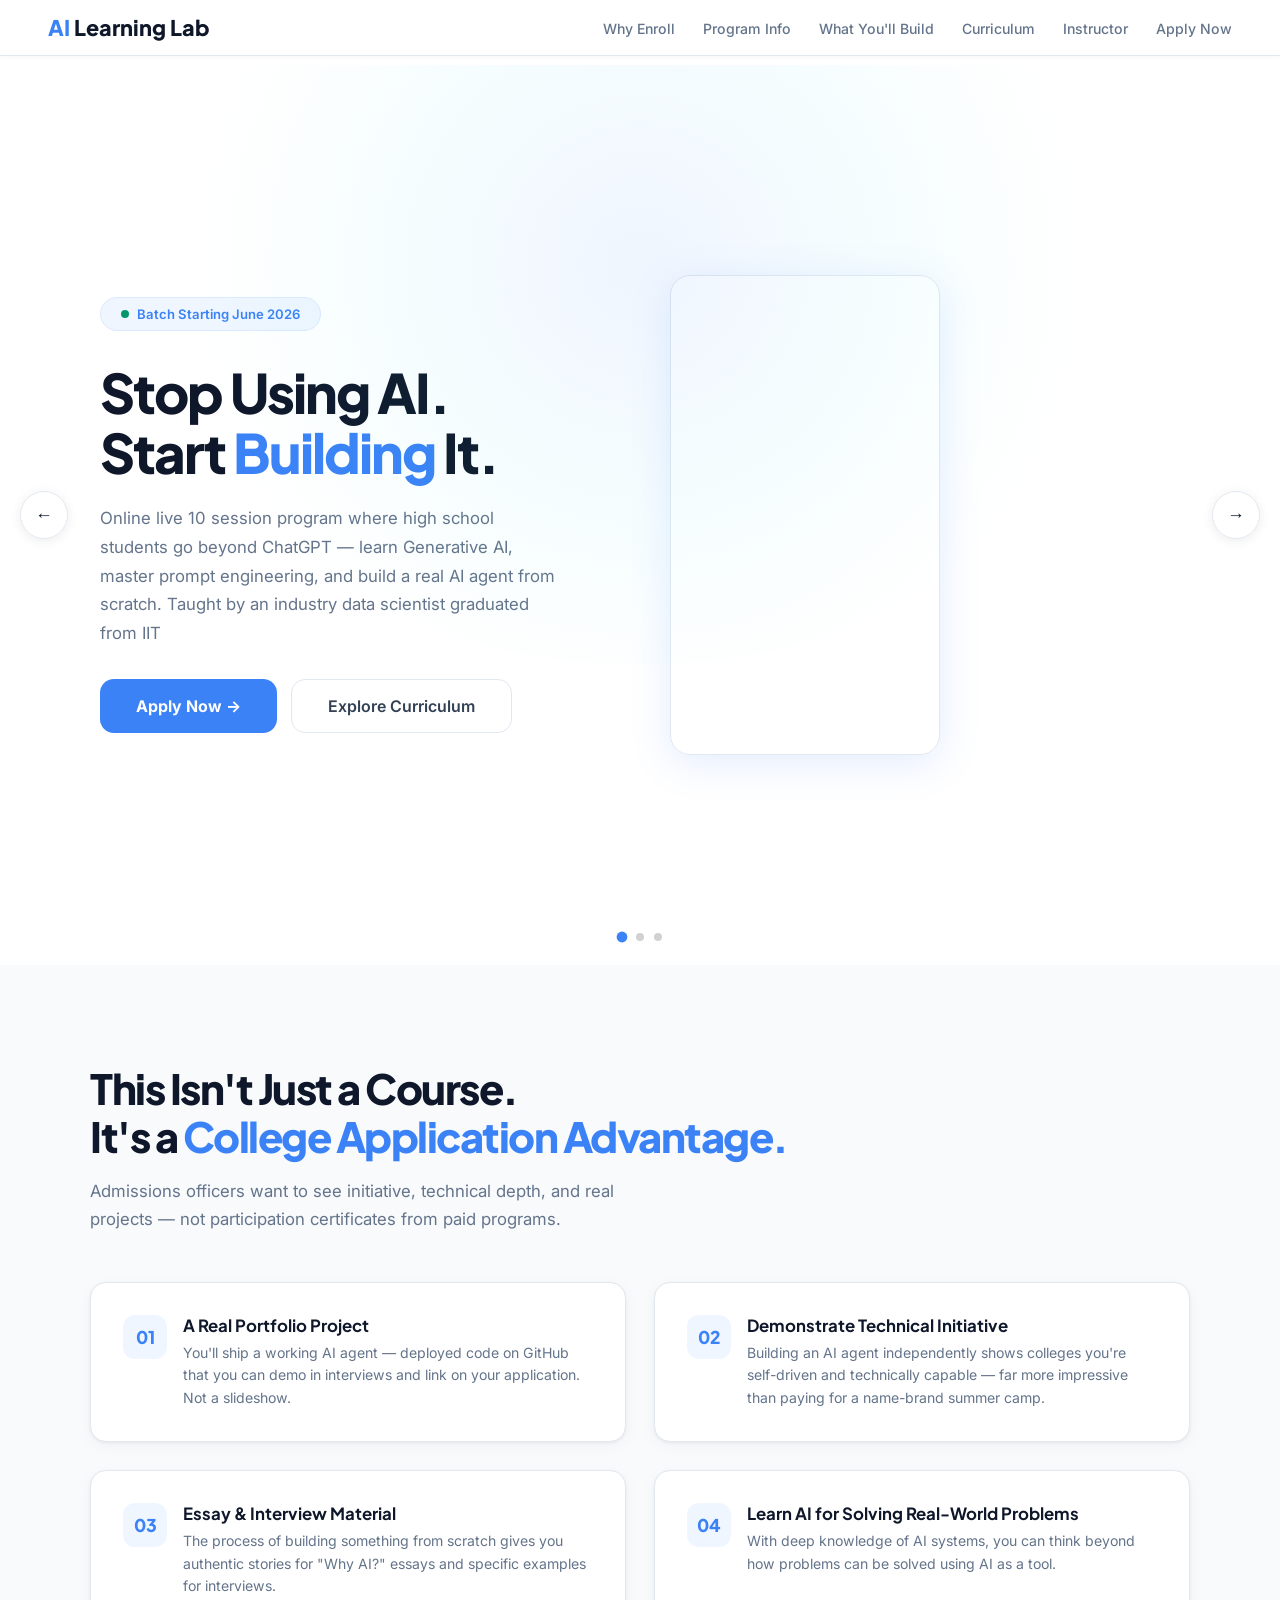
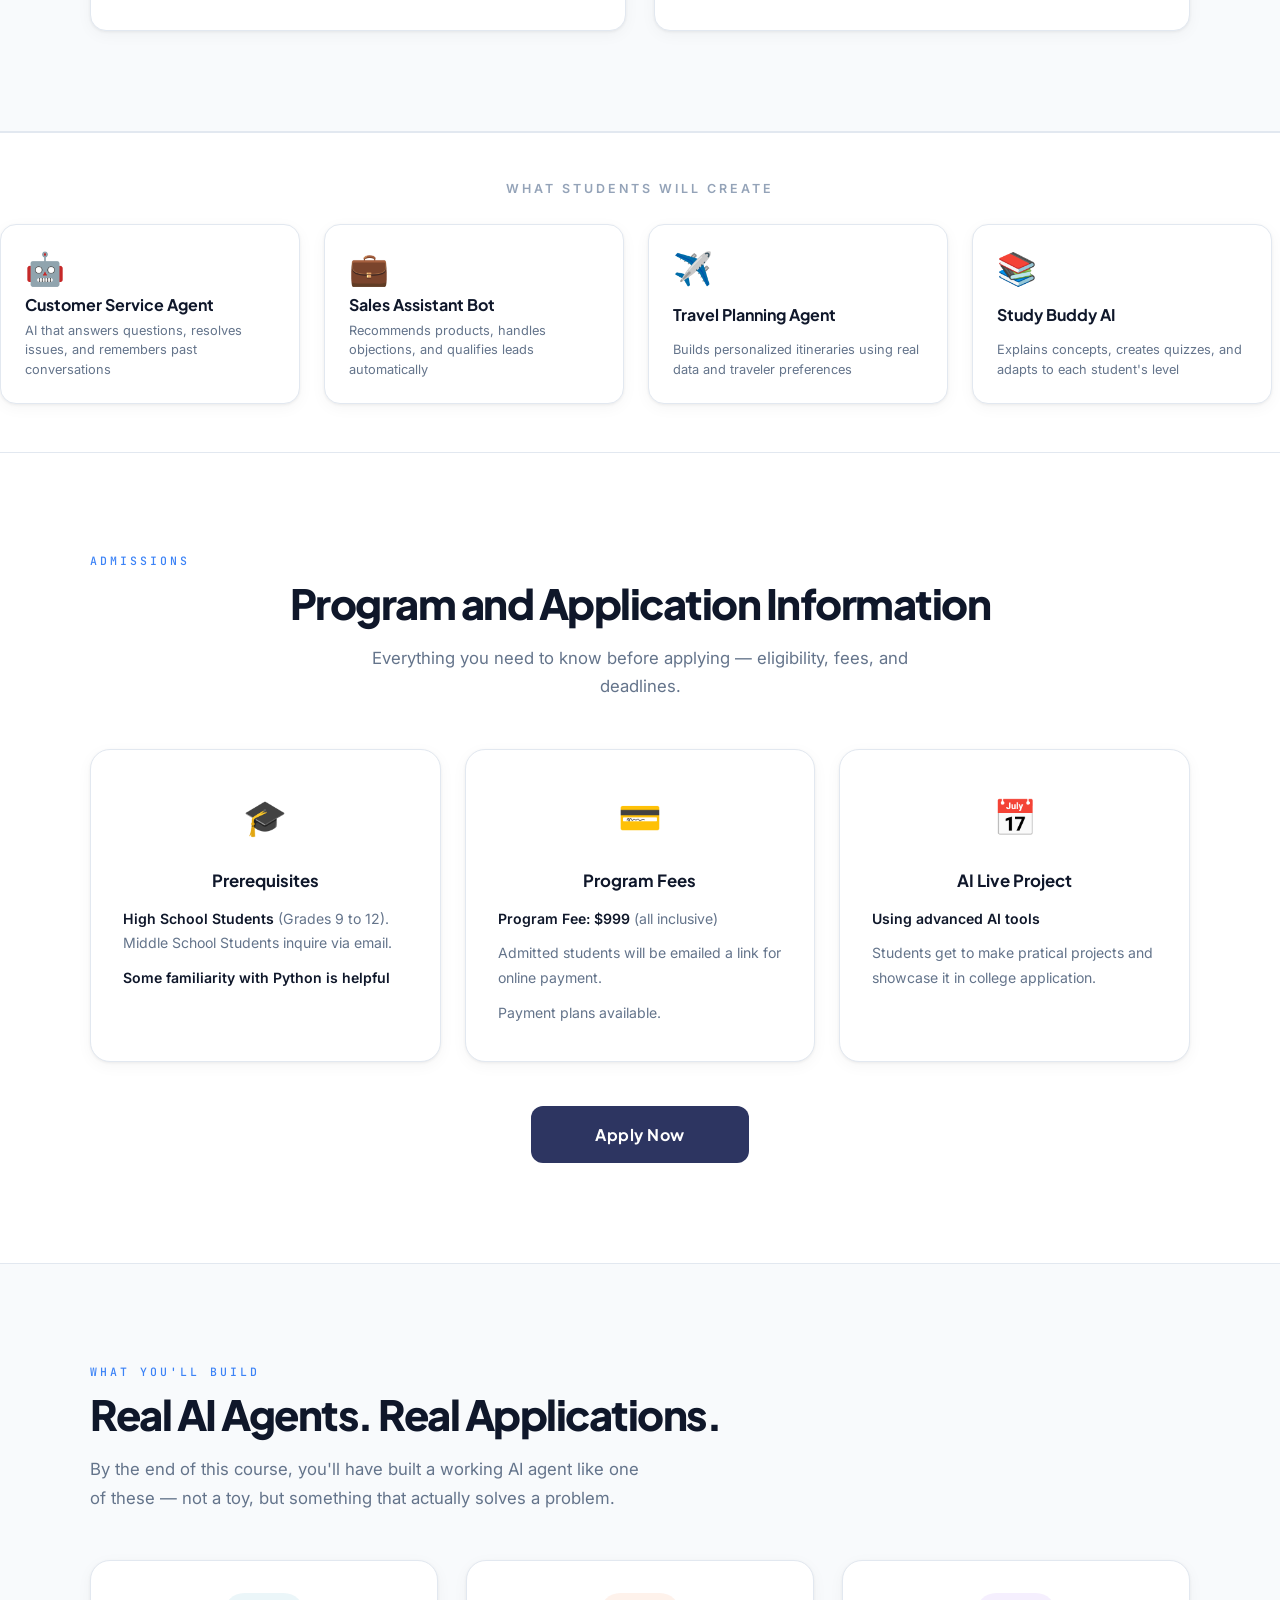
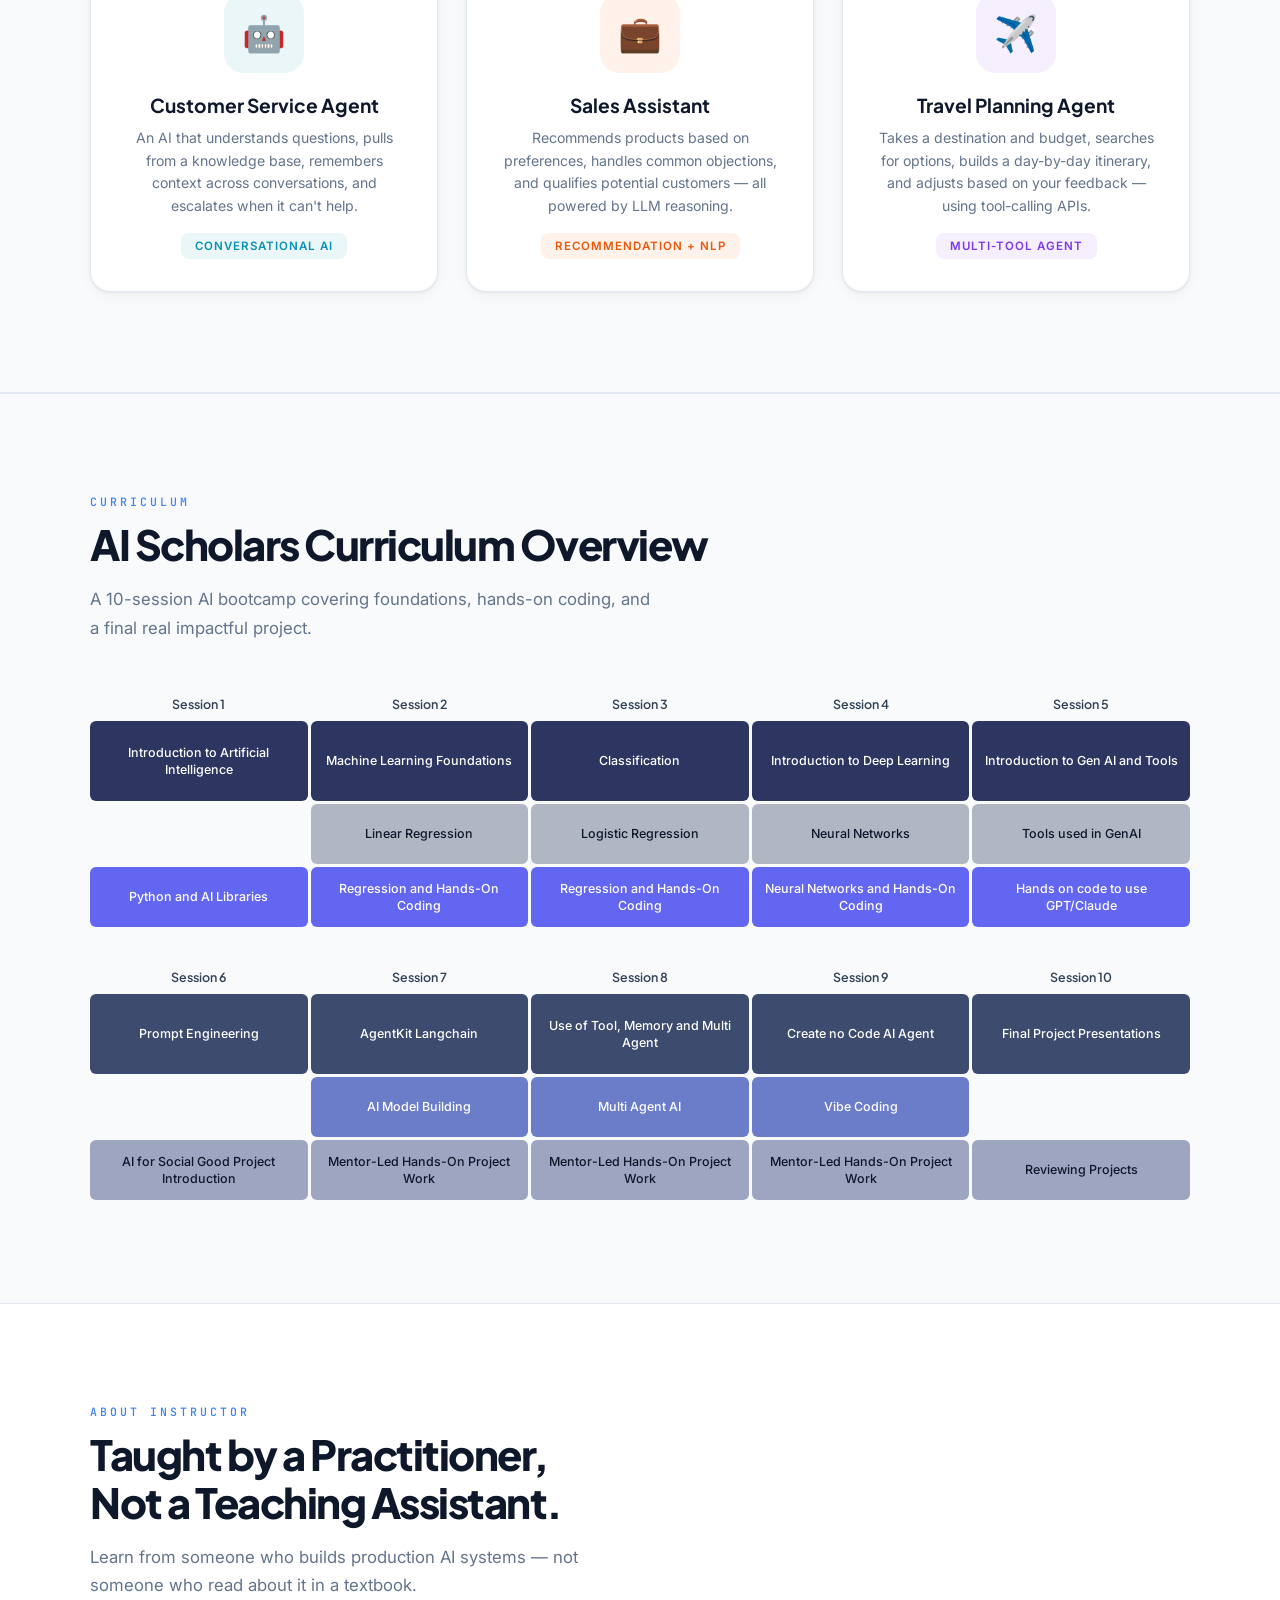
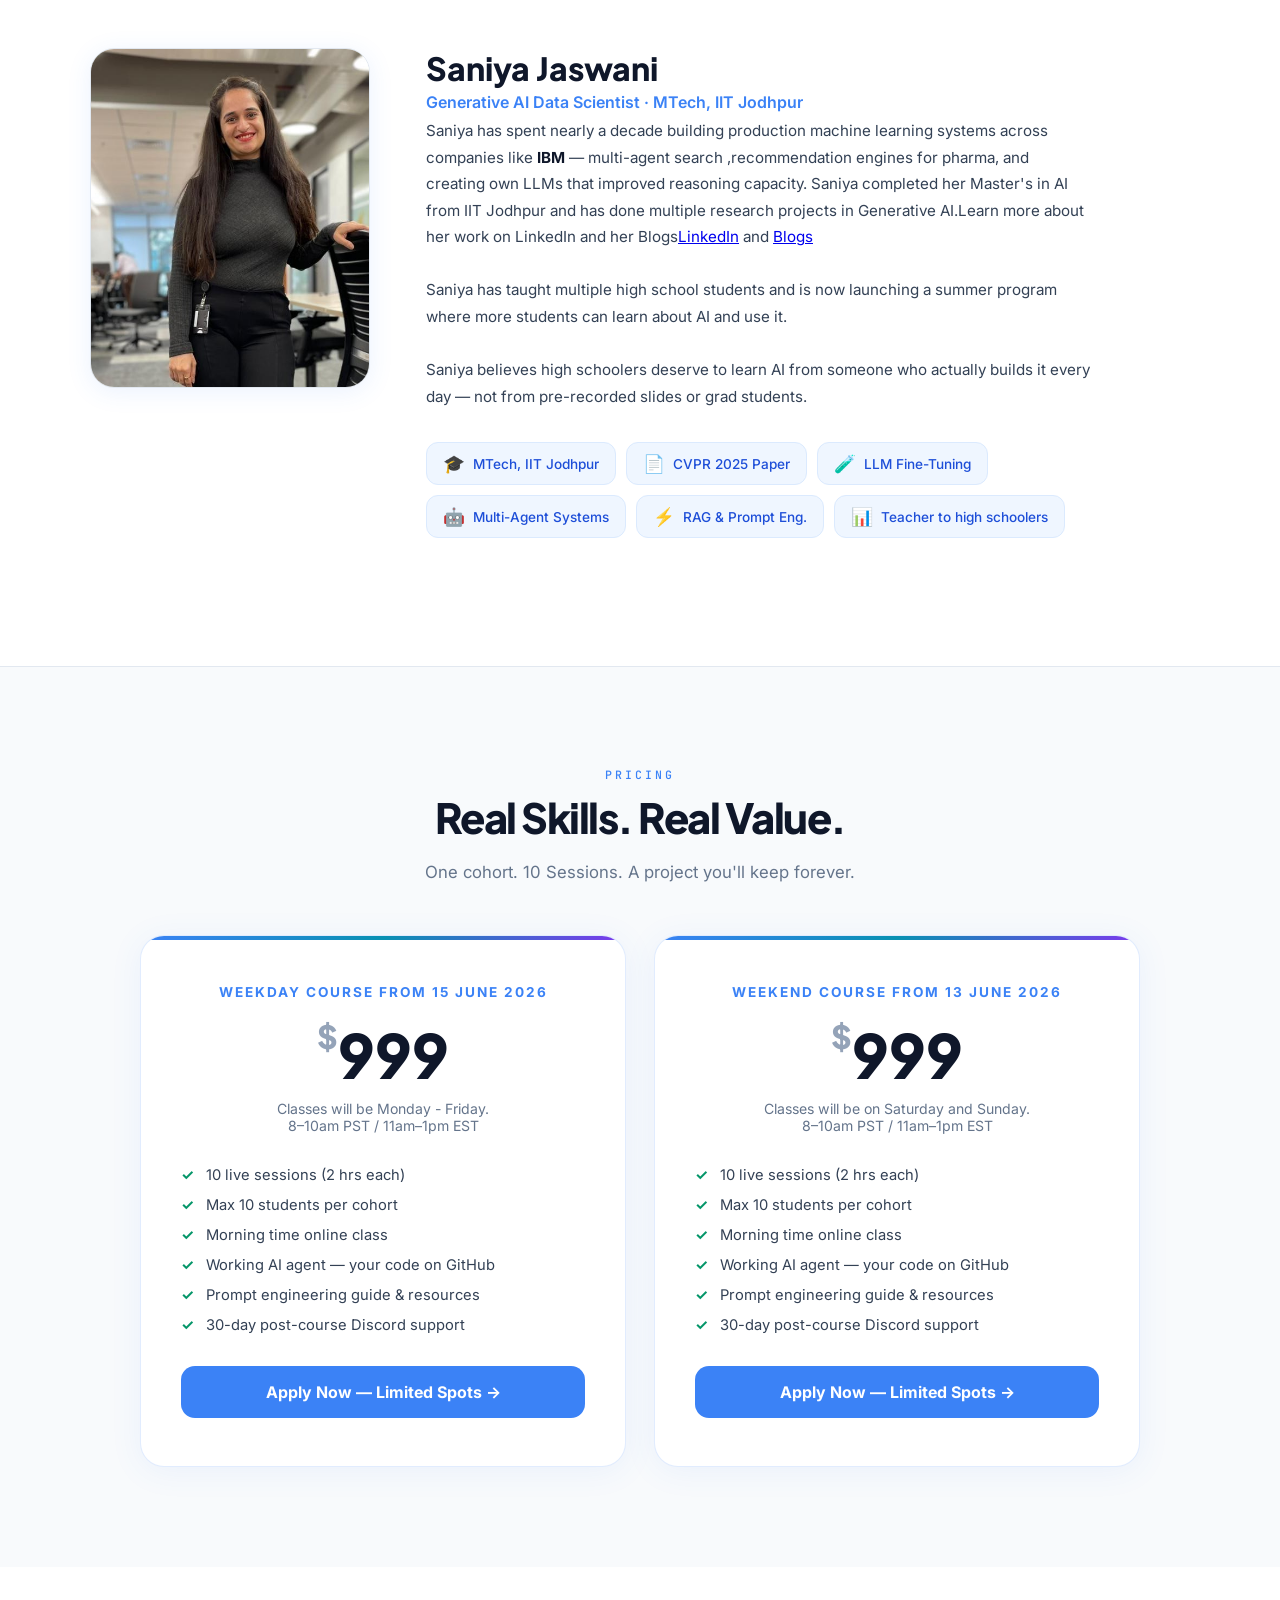
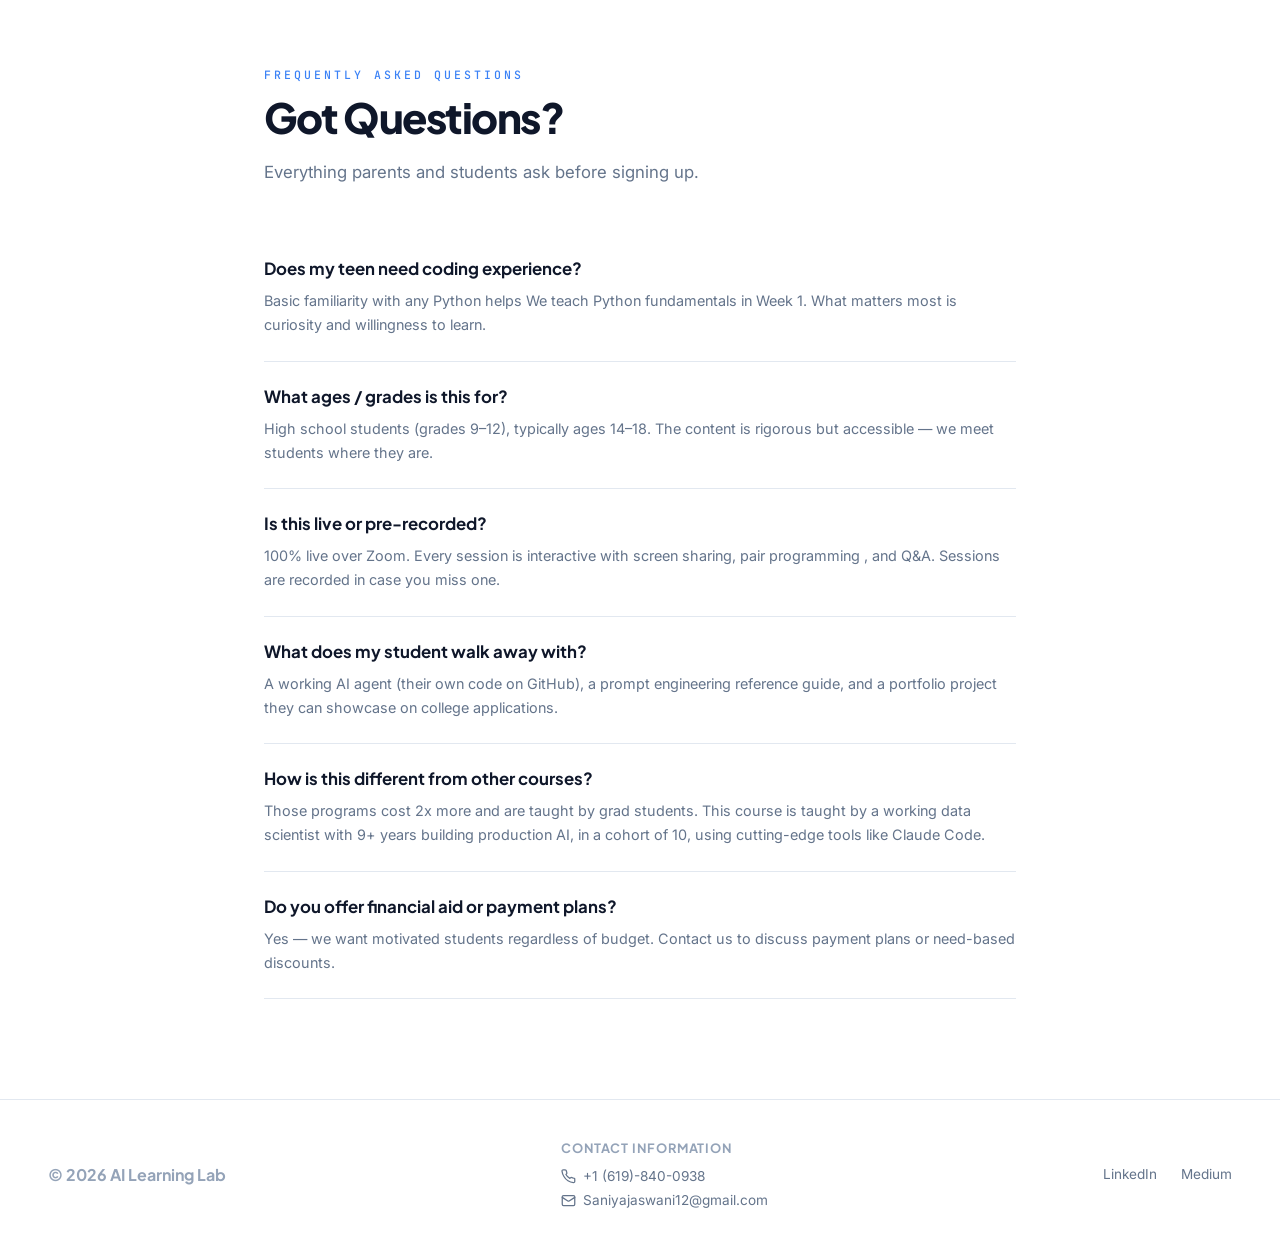
<file: index.html>
<!DOCTYPE html>
<html lang="en">
<head>
  <meta charset="UTF-8">
  <meta name="viewport" content="width=device-width, initial-scale=1.0">
  <meta name="description" content="Live online AI course for high school students grades 9–12. Build a real AI agent in 10 sessions. Small cohort of 10. Taught by IIT Jodhpur data scientist. Enrolling now for Summer 2026.">
  <title>Online AI Summer Program for High Schoolers | Summer 2026 | AI Learning Lab</title>
  <link href="https://fonts.googleapis.com/css2?family=Plus+Jakarta+Sans:wght@400;500;600;700;800&family=Inter:wght@400;500;600&family=JetBrains+Mono:wght@400;500&display=swap" rel="stylesheet">
  <link rel="stylesheet" href="styles.css">
  <!-- Google tag (gtag.js) -->
  <script async src="https://www.googletagmanager.com/gtag/js?id=AW-18151746528">
  </script>
  <script>
    window.dataLayer = window.dataLayer || [];
    function gtag(){dataLayer.push(arguments);}
    gtag('js', new Date());
  
    gtag('config', 'AW-18151746528');
  </script>
  
  <!-- ======== STRUCTURED DATA ======== -->
  <script type="application/ld+json">
  {
    "@context": "https://schema.org",
    "@graph": [
      {
        "@type": "Course",
        "name": "AI Learning Lab",
        "description": "Live online AI course for high school students grades 9–12. Build a real AI agent in 10 sessions. Small cohort of 10. Taught by an IIT Jodhpur data scientist. Enrolling now for Summer 2026.",
        "url": "https://ailearninglab.com",
        "provider": {
          "@type": "Organization",
          "name": "AI Learning Lab",
          "url": "https://ailearninglab.com"
        },
        "instructor": {
          "@type": "Person",
          "name": "Saniya Jaswani",
          "jobTitle": "Data Scientist",
          "alumniOf": {
            "@type": "CollegeOrUniversity",
            "name": "IIT Jodhpur"
          }
        },
        "educationalLevel": "High School",
        "audience": {
          "@type": "EducationalAudience",
          "educationalRole": "student",
          "audienceType": "High school students, Grades 9–12"
        },
        "hasCourseInstance": [
          {
            "@type": "CourseInstance",
            "name": "Weekday Cohort — Summer 2026",
            "description": "Weekday live online sessions. 10 sessions, 2 hours each, Monday to Friday.",
            "courseMode": "online",
            "startDate": "2026-06-14",
            "endDate": "2026-06-26",
            "courseWorkload": "PT2H",
            "location": {
              "@type": "VirtualLocation",
              "url": "https://ailearninglab.com"
            },
            "offers": {
              "@type": "Offer",
              "price": "999",
              "priceCurrency": "USD",
              "availability": "https://schema.org/LimitedAvailability",
              "validFrom": "2026-01-01",
              "url": "https://ailearninglab.com/application.html"
            }
          },
          {
            "@type": "CourseInstance",
            "name": "Weekend Cohort — Summer 2026",
            "description": "Weekend live online sessions. 10 sessions, 2 hours each, on Saturdays and Sundays.",
            "courseMode": "online",
            "startDate": "2026-06-13",
            "endDate": "2026-07-12",
            "courseWorkload": "PT2H",
            "location": {
              "@type": "VirtualLocation",
              "url": "https://ailearninglab.com"
            },
            "offers": {
              "@type": "Offer",
              "price": "999",
              "priceCurrency": "USD",
              "availability": "https://schema.org/LimitedAvailability",
              "validFrom": "2026-01-01",
              "url": "https://ailearninglab.com/application.html"
            }
          }
        ]
      },
      {
        "@type": "FAQPage",
        "mainEntity": [
          {
            "@type": "Question",
            "name": "Does my teen need coding experience?",
            "acceptedAnswer": {
              "@type": "Answer",
              "text": "Basic familiarity with Python helps. We teach Python fundamentals in Week 1. What matters most is curiosity and willingness to learn."
            }
          },
          {
            "@type": "Question",
            "name": "What ages and grades is this for?",
            "acceptedAnswer": {
              "@type": "Answer",
              "text": "High school students (grades 9–12), typically ages 14–18. The content is rigorous but accessible — we meet students where they are."
            }
          },
          {
            "@type": "Question",
            "name": "Is this live or pre-recorded?",
            "acceptedAnswer": {
              "@type": "Answer",
              "text": "100% live over Zoom. Every session is interactive with screen sharing, pair programming, and Q&A. Sessions are recorded in case you miss one."
            }
          },
          {
            "@type": "Question",
            "name": "What does my student walk away with?",
            "acceptedAnswer": {
              "@type": "Answer",
              "text": "A working AI agent (their own code on GitHub), a prompt engineering reference guide, and a portfolio project they can showcase on college applications."
            }
          },
          {
            "@type": "Question",
            "name": "How is this different from other AI courses?",
            "acceptedAnswer": {
              "@type": "Answer",
              "text": "Those programs cost 2x more and are taught by grad students. This course is taught by a working data scientist with 9+ years building production AI, in a cohort of 10, using cutting-edge tools like Claude Code."
            }
          },
          {
            "@type": "Question",
            "name": "Do you offer financial aid or payment plans?",
            "acceptedAnswer": {
              "@type": "Answer",
              "text": "Yes — we want motivated students regardless of budget. Contact us to discuss payment plans or need-based discounts."
            }
          }
        ]
      }
    ]
  }
  </script>
</head>
<body>
<!-- Google Tag Manager (noscript) -->
<noscript><iframe src="https://www.googletagmanager.com/ns.html?id=GTM-57WG3PXN"
height="0" width="0" style="display:none;visibility:hidden"></iframe></noscript>
<!-- End Google Tag Manager (noscript) -->
<!-- ======== NAVIGATION ======== -->
<nav>
  <a href="#" class="nav-brand"><em>AI</em> Learning Lab</a>
  <ul class="nav-links">
    <li><a href="#college">Why Enroll</a></li>
    <li><a href="#program-info">Program Info</a></li>
    <li><a href="#agents">What You'll Build</a></li>
    <li><a href="#curriculum">Curriculum</a></li>
    <li><a href="#instructor">Instructor</a></li>
    <li><a href="#pricing">Apply Now</a></li>
  </ul>
</nav>

<!-- ======== HERO CAROUSEL ======== -->
<div class="hero-carousel" id="heroCarousel" data-slide="1">
  <div class="hero-track" id="heroTrack">

    <!-- SLIDE 1: Text + Video -->
    <div class="hero-slide slide-1">
      <div class="slide-1-bg"></div>
      <div class="slide-1-inner">
        <div class="slide-1-text">
          <div class="hero-badge">
            <span class="pulse-dot"></span>
            Batch Starting June 2026
          </div>
          <h1>Stop <em>Using</em> AI.<br>Start <span class="accent">Building</span> It.</h1>
          <p>
            Online live 10 session program where high school students go beyond ChatGPT — learn Generative AI,
            master prompt engineering, and build a real AI agent from scratch. Taught by an industry
            data scientist graduated from IIT 
          </p>
          <div class="slide-1-buttons">
            <a href="application.html" class="btn-hero-primary">Apply Now →</a>
            <a href="#curriculum" class="btn-hero-secondary">Explore Curriculum</a>
          </div>
        </div>
        <div class="slide-1-video">
          <iframe
            src="https://www.youtube.com/embed/xiEhYamDHDM"
            allow="accelerometer; autoplay; clipboard-write; encrypted-media; gyroscope; picture-in-picture"
            allowfullscreen>
          </iframe>
        </div>
      </div>
    </div>

    <!-- SLIDE 2: AI Agents You Can Create -->
    <div class="hero-slide slide-2">
      <div class="slide-2-inner">
        <h2>AI Agent<br>You Can Create</h2>
        <div class="agents-icon-grid">
          <div class="agent-icon-card">
            <div class="agent-icon-box green">🎧</div>
            <span>Customer Service<br>AI Agent</span>
          </div>
          <div class="agent-icon-card">
            <div class="agent-icon-box coral">🤖</div>
            <span>Sales<br>Taker</span>
          </div>
          <div class="agent-icon-card">
            <div class="agent-icon-box purple">📝</div>
            <span>Meeting Notes<br>Note Taker</span>
          </div>
          <div class="agent-icon-card">
            <div class="agent-icon-box blue">✈️</div>
            <span>AI Travel Assistant</span>
          </div>
        </div>
      </div>
    </div>

    <!-- SLIDE 3: Unlock Your Future -->
    <div class="hero-slide slide-3">
      <div class="slide-3-inner">
        <div class="slide-3-text">
          <span class="s3-tag">For High School Students</span>
          <h2>Unlock Your Future:<br>Learn AI &amp; Get <span>Ahead</span> in<br>College Applications</h2>
          <p>
            High school students who build real AI projects stand out. Learn the skills that top
            colleges and employers are looking for — before everyone else does.
          </p>
          <div class="slide-3-stats">
            <div class="s3-stat">
              <div class="s3-val">94%</div>
              <div class="s3-label">of students felt more confident applying to college</div>
            </div>
            <div class="s3-stat">
              <div class="s3-val">10</div>
              <div class="s3-label">max students per cohort — real attention</div>
            </div>
            <div class="s3-stat">
              <div class="s3-val">10 Sessions</div>
              <div class="s3-label">to a portfolio-ready AI project</div>
            </div>
          </div>
        </div>
        <div class="slide-3-image">
          <img src="Studentcollege.jpg" alt="High school students learning AI">
        </div>
      </div>
    </div>

  </div><!-- /hero-track -->

  <button class="carousel-btn prev" onclick="heroMove(-1)" aria-label="Previous">&#8592;</button>
  <button class="carousel-btn next" onclick="heroMove(1)"  aria-label="Next">&#8594;</button>

  <div class="carousel-dots" id="heroDots">
    <div class="carousel-dot active" onclick="heroGoto(0)"></div>
    <div class="carousel-dot"        onclick="heroGoto(1)"></div>
    <div class="carousel-dot"        onclick="heroGoto(2)"></div>
  </div>
</div><!-- /hero-carousel -->

<!-- ======== COLLEGE ADMISSIONS ======== -->
<section id="college">
  <div class="section-center">
    <h2>This Isn't Just a Course.<br>It's a <span class="blue">College Application Advantage.</span></h2>
    <p class="section-sub">Admissions officers want to see initiative, technical depth, and real projects — not participation certificates from paid programs.</p>

    <div class="college-grid">
      <div class="college-card">
        <div class="cc-num">01</div>
        <div>
          <h4>A Real Portfolio Project</h4>
          <p>You'll ship a working AI agent — deployed code on GitHub that you can demo in interviews and link on your application. Not a slideshow.</p>
        </div>
      </div>
      <div class="college-card">
        <div class="cc-num">02</div>
        <div>
          <h4>Demonstrate Technical Initiative</h4>
          <p>Building an AI agent independently shows colleges you're self-driven and technically capable — far more impressive than paying for a name-brand summer camp.</p>
        </div>
      </div>
      <div class="college-card">
        <div class="cc-num">03</div>
        <div>
          <h4>Essay &amp; Interview Material</h4>
          <p>The process of building something from scratch gives you authentic stories for "Why AI?" essays and specific examples for interviews.</p>
        </div>
      </div>
      <div class="college-card">
        <div class="cc-num">04</div>
        <div>
          <h4>Learn AI for Solving Real-World Problems</h4>
          <p>With deep knowledge of AI systems, you can think beyond how problems can be solved using AI as a tool.</p>
        </div>
      </div>
    </div>
  </div>
</section>

<!-- ======== MARQUEE ======== -->
<div class="marquee-section">
  <div class="marquee-label">What Students Will Create</div>
  <div class="marquee-track">
    <div class="marquee-card">
      <div class="mc-icon">🤖</div>
      <div class="mc-title">Customer Service Agent</div>
      <div class="mc-desc">AI that answers questions, resolves issues, and remembers past conversations</div>
    </div>
    <div class="marquee-card">
      <div class="mc-icon">💼</div>
      <div class="mc-title">Sales Assistant Bot</div>
      <div class="mc-desc">Recommends products, handles objections, and qualifies leads automatically</div>
    </div>
    <div class="marquee-card">
      <div class="mc-icon">✈️</div>
      <div class="mc-title">Travel Planning Agent</div>
      <div class="mc-desc">Builds personalized itineraries using real data and traveler preferences</div>
    </div>
    <div class="marquee-card">
      <div class="mc-icon">📚</div>
      <div class="mc-title">Study Buddy AI</div>
      <div class="mc-desc">Explains concepts, creates quizzes, and adapts to each student's level</div>
    </div>
    <!-- Duplicate for seamless loop -->
    <div class="marquee-card">
      <div class="mc-icon">🤖</div>
      <div class="mc-title">Customer Service Agent</div>
      <div class="mc-desc">AI that answers questions, resolves issues, and remembers past conversations</div>
    </div>
    <div class="marquee-card">
      <div class="mc-icon">💼</div>
      <div class="mc-title">Sales Assistant Bot</div>
      <div class="mc-desc">Recommends products, handles objections, and qualifies leads automatically</div>
    </div>
    <div class="marquee-card">
      <div class="mc-icon">✈️</div>
      <div class="mc-title">Travel Planning Agent</div>
      <div class="mc-desc">Builds personalized itineraries using real data and traveler preferences</div>
    </div>
    <div class="marquee-card">
      <div class="mc-icon">📚</div>
      <div class="mc-title">Study Buddy AI</div>
      <div class="mc-desc">Explains concepts, creates quizzes, and adapts to each student's level</div>
    </div>
  </div>
</div>

<!-- ======== PROGRAM & APPLICATION INFO ======== -->
<section id="program-info">
  <div class="section-center">
    <div class="section-tag">Admissions</div>
    <h2 class="center-text">Program and Application Information</h2>
    <p class="section-sub center-text">Everything you need to know before applying — eligibility, fees, and deadlines.</p>

    <div class="prog-cards-row">
      <div class="prog-card">
        <div class="prog-card-icon">🎓</div>
        <h4>Prerequisites</h4>
        <div class="prog-card-body">
          <p><strong>High School Students</strong> (Grades 9 to 12). Middle School Students inquire via email.</p>
          <p><strong>Some familiarity with Python is helpful</strong></p>
          
        </div>
      </div>
      <div class="prog-card">
        <div class="prog-card-icon">💳</div>
        <h4>Program Fees</h4>
        <div class="prog-card-body">
          <p><strong>Program Fee: $999</strong> (all inclusive)</p>
          <p>Admitted students will be emailed a link for online payment.</p>
          <p>Payment plans available.</p>
        </div>
      </div>
      <div class="prog-card">
        <div class="prog-card-icon">📅</div>
        <h4>AI Live Project </h4>
        <div class="prog-card-body">
          <p><strong>Using advanced AI tools</strong></p>
          <p>Students get to make pratical projects and showcase it in college application.</p>
        </div>
      </div>
    </div>

    <div class="prog-apply-wrap">
      <a href="application.html" class="btn-apply-dark">Apply Now</a>
    </div>
  </div>
</section>

<!-- ======== AI AGENTS SHOWCASE ======== -->
<section id="agents">
  <div class="section-center">
    <div class="section-tag">What You'll Build</div>
    <h2>Real AI Agents. Real Applications.</h2>
    <p class="section-sub">By the end of this course, you'll have built a working AI agent like one of these — not a toy, but something that actually solves a problem.</p>

    <div class="agents-grid">
      <div class="agent-card">
        <div class="agent-icon">🤖</div>
        <h3>Customer Service Agent</h3>
        <p>An AI that understands questions, pulls from a knowledge base, remembers context across conversations, and escalates when it can't help.</p>
        <span class="agent-label">Conversational AI</span>
      </div>
      <div class="agent-card">
        <div class="agent-icon">💼</div>
        <h3>Sales Assistant</h3>
        <p>Recommends products based on preferences, handles common objections, and qualifies potential customers — all powered by LLM reasoning.</p>
        <span class="agent-label">Recommendation + NLP</span>
      </div>
      <div class="agent-card">
        <div class="agent-icon">✈️</div>
        <h3>Travel Planning Agent</h3>
        <p>Takes a destination and budget, searches for options, builds a day-by-day itinerary, and adjusts based on your feedback — using tool-calling APIs.</p>
        <span class="agent-label">Multi-Tool Agent</span>
      </div>
    </div>
  </div>
</section>

<!-- ======== CURRICULUM ======== -->
<section id="curriculum">
  <div class="section-center">
    <div class="section-tag">Curriculum</div>
    <h2>AI Scholars Curriculum Overview</h2>
    <p class="section-sub">A 10-session AI bootcamp covering foundations, hands-on coding, and a final real impactful project.</p>

    <div class="curriculum-layout">

      <!-- Sidebar -->
      <div class="curric-sidebar">
        <div class="curric-accordion-item open">
          <div class="curric-acc-header" onclick="toggleAcc(this)">
            <h4>Program Structure</h4>
            <span class="curric-acc-arrow">▾</span>
          </div>
          <div class="curric-acc-body">
            10 sessions totaling 24 hours. The first half covers ML foundations and every day handson project;
            the second half focuses on Generative AI deep dive and a final project.
          </div>
        </div>
        <div class="curric-accordion-item">
          <div class="curric-acc-header" onclick="toggleAcc(this)">
            <h4>Pre-Program Materials</h4>
            <span class="curric-acc-arrow">▾</span>
          </div>
          <div class="curric-acc-body">
            Access to our learning portal before day one — includes Python preparation modules,
            introductory AI readings, and coding environment setup guides.
          </div>
        </div>
        <div class="curric-accordion-item">
          <div class="curric-acc-header" onclick="toggleAcc(this)">
            <h4>Advanced Cohorts</h4>
            <span class="curric-acc-arrow">▾</span>
          </div>
          <div class="curric-acc-body">
            Students with prior programming or AI experience can join an advanced cohort that moves
            faster through foundations and spends more time on project complexity and model depth.
          </div>
        </div>
        <div class="curric-accordion-item">
          <div class="curric-acc-header" onclick="toggleAcc(this)">
            <h4>Learning Portal Access</h4>
            <span class="curric-acc-arrow">▾</span>
          </div>
          <div class="curric-acc-body">
            All students receive access to our curated portal with 50+ AI research talks, coding
            assignments, and post-program continued learning resources.
          </div>
        </div>
      </div>

      <!-- Session grid -->
      <div class="curric-main">

        <!-- First Half -->
        <div class="curric-half">
          <div class="session-cols-header">
            <div class="session-col-label">Session 1</div>
            <div class="session-col-label">Session 2</div>
            <div class="session-col-label">Session 3</div>
            <div class="session-col-label">Session 4</div>
            <div class="session-col-label">Session 5</div>
          </div>
          <div class="curric-row">
            <div class="curric-cell cell-app tall">Introduction to Artificial Intelligence</div>
            <div class="curric-cell cell-app">Machine Learning Foundations</div>
            <div class="curric-cell cell-app">Classification</div>
            <div class="curric-cell cell-app">Introduction to Deep Learning</div>
            <div class="curric-cell cell-app">Introduction to Gen AI and Tools</div>
          </div>
          <div class="curric-row">
            <div class="curric-cell cell-conc empty"></div>
            <div class="curric-cell cell-conc">Linear Regression</div>
            <div class="curric-cell cell-conc">Logistic Regression</div>
            <div class="curric-cell cell-conc">Neural Networks</div>
            <div class="curric-cell cell-conc">Tools used in GenAI</div>
          </div>
          <div class="curric-row">
            <div class="curric-cell cell-prog">Python and AI Libraries</div>
            <div class="curric-cell cell-prog">Regression and Hands-On Coding</div>
            <div class="curric-cell cell-prog">Regression and Hands-On Coding</div>
            <div class="curric-cell cell-prog">Neural Networks and Hands-On Coding</div>
            <div class="curric-cell cell-prog">Hands on code to use GPT/Claude</div>
          </div>
        </div>

        <!-- Second Half -->
        <div class="curric-half">
          <div class="session-cols-header">
            <div class="session-col-label">Session 6</div>
            <div class="session-col-label">Session 7</div>
            <div class="session-col-label">Session 8</div>
            <div class="session-col-label">Session 9</div>
            <div class="session-col-label">Session 10</div>
          </div>
          <div class="curric-row">
            <div class="curric-cell cell-app2">Prompt Engineering</div>
            <div class="curric-cell cell-app2">AgentKit Langchain</div>
            <div class="curric-cell cell-app2">Use of Tool, Memory and Multi Agent</div>
            <div class="curric-cell cell-app2">Create no Code AI Agent</div>
            <div class="curric-cell cell-app2 tall">Final Project Presentations</div>
          </div>
          <div class="curric-row">
            <div class="curric-cell cell-proj empty"></div>
            <div class="curric-cell cell-proj">AI Model Building</div>
            <div class="curric-cell cell-proj">Multi Agent AI </div>
            <div class="curric-cell cell-proj">Vibe Coding</div>
            <div class="curric-cell cell-proj empty"></div>
          </div>
          <div class="curric-row">
            <div class="curric-cell cell-wkshp">AI for Social Good Project Introduction</div>
            <div class="curric-cell cell-wkshp">Mentor-Led Hands-On Project Work</div>
            <div class="curric-cell cell-wkshp">Mentor-Led Hands-On Project Work</div>
            <div class="curric-cell cell-wkshp">Mentor-Led Hands-On Project Work</div>
            <div class="curric-cell cell-wkshp">Reviewing Projects</div>
          </div>
        </div>

      </div><!-- /curric-main -->
    </div><!-- /curriculum-layout -->
  </div>
</section>

<!-- ======== INSTRUCTOR ======== -->
<section id="instructor">
  <div class="section-center">
    <div class="section-tag">About Instructor</div>
    <h2>Taught by a Practitioner,<br>Not a Teaching Assistant.</h2>
    <p class="section-sub">Learn from someone who builds production AI systems — not someone who read about it in a textbook.</p>

    <div class="instructor-container">
      <div class="instructor-visual">
        <img src="profile_pic2.jpg" alt="Saniya Jaswani">
      </div>
      <div class="instructor-info">
        <h3>Saniya Jaswani</h3>
        <div class="instructor-role">Generative AI Data Scientist · MTech, IIT Jodhpur</div>
        <p class="instructor-bio">
          Saniya has spent nearly a decade building production machine learning systems across companies like
          <strong>IBM</strong> — multi-agent search ,recommendation engines for pharma,
          and creating own  LLMs that improved reasoning capacity. Saniya completed her Master's in AI from IIT Jodhpur and 
          has done multiple research projects in Generative AI.Learn more about her work on LinkedIn and her Blogs<a href="https://www.linkedin.com/in/saniya-jaswani-64649679/" target="_blank">LinkedIn</a>
          and <a href="https://medium.com/@saniyajaswani12" target="_blank">Blogs</a>
          <br><br>
          Saniya has taught multiple high school students and is now launching a summer program where more students can learn
          about AI and use it.
          <br><br>
          Saniya believes high schoolers deserve to learn AI from someone who
          actually builds it every day — not from pre-recorded slides or grad students. 
        </p>
        <div class="cred-pills">
          <div class="cred-pill"><span class="cp-icon">🎓</span> MTech, IIT Jodhpur</div>
          <div class="cred-pill"><span class="cp-icon">📄</span> CVPR 2025 Paper</div>
          <div class="cred-pill"><span class="cp-icon">🧪</span> LLM Fine-Tuning</div>
          <div class="cred-pill"><span class="cp-icon">🤖</span> Multi-Agent Systems</div>
          <div class="cred-pill"><span class="cp-icon">⚡</span> RAG &amp; Prompt Eng.</div>
          <div class="cred-pill"><span class="cp-icon">📊</span> Teacher to high schoolers </div>
        </div>
      </div>
    </div>
  </div>
</section>

<!-- ======== PRICING ======== -->
<section id="pricing">
  <div class="section-center">
    <div class="section-tag">Pricing</div>
    <h2>Real Skills. Real Value.</h2>
    <p class="section-sub center-text">One cohort. 10 Sessions. A project you'll keep forever.</p>

    <div class="pricing-grid">
    <div class="pricing-box">
      <div class="pricing-cohort-label">Weekday Course from 15 June 2026</div>
      <div class="price-tag"><span class="dollar">$</span>999</div>
      <div class="price-note">Classes will be Monday - Friday.<br> 8–10am PST / 11am–1pm EST</div>
      <ul class="price-features">
        <li><span class="ck">✓</span> 10 live sessions (2 hrs each)</li>
        <li><span class="ck">✓</span> Max 10 students per cohort</li>
        <li><span class="ck">✓</span> Morning time online class</li>
        <li><span class="ck">✓</span> Working AI agent — your code on GitHub</li>
        <li><span class="ck">✓</span> Prompt engineering guide &amp; resources</li>
        <li><span class="ck">✓</span> 30-day post-course Discord support</li>
      </ul>
      <a href="application.html" class="btn-hero-primary btn-full">
        Apply Now — Limited Spots →
      </a>
    </div>
      <div class="pricing-box">
      <div class="pricing-cohort-label">Weekend Course from 13 June 2026</div>
      <div class="price-tag"><span class="dollar">$</span>999</div>
      <div class="price-note">Classes will be on Saturday and Sunday.<br> 8–10am PST / 11am–1pm EST</div>
      <ul class="price-features">
        <li><span class="ck">✓</span> 10 live sessions (2 hrs each)</li>
        <li><span class="ck">✓</span> Max 10 students per cohort</li>
        <li><span class="ck">✓</span> Morning time online class</li>
        <li><span class="ck">✓</span> Working AI agent — your code on GitHub</li>
        <li><span class="ck">✓</span> Prompt engineering guide &amp; resources</li>
        <li><span class="ck">✓</span> 30-day post-course Discord support</li>
      </ul>
      <a href="application.html" class="btn-hero-primary btn-full">
        Apply Now — Limited Spots →
      </a>
    </div>
    </div><!-- /pricing-grid -->
  </div>
</section>

<!-- ======== FAQ ======== -->
<section id="faq">
  <div class="section-tag">Frequently Asked Questions</div>
  <h2>Got Questions?</h2>
  <p class="section-sub">Everything parents and students ask before signing up.</p>

  <div class="faq-item">
    <h4>Does my teen need coding experience?</h4>
    <p>Basic familiarity with any Python helps We teach Python fundamentals in Week 1. What matters most is curiosity and willingness to learn.</p>
  </div>
  <div class="faq-item">
    <h4>What ages / grades is this for?</h4>
    <p>High school students (grades 9–12), typically ages 14–18. The content is rigorous but accessible — we meet students where they are.</p>
  </div>
  <div class="faq-item">
    <h4>Is this live or pre-recorded?</h4>
    <p>100% live over Zoom. Every session is interactive with screen sharing, pair programming , and Q&amp;A. Sessions are recorded in case you miss one.</p>
  </div>
  <div class="faq-item">
    <h4>What does my student walk away with?</h4>
    <p>A working AI agent (their own code on GitHub), a prompt engineering reference guide, and a portfolio project they can showcase on college applications.</p>
  </div>
  <div class="faq-item">
    <h4>How is this different from other courses?</h4>
    <p>Those programs cost 2x more and are taught by grad students. This course is taught by a working data scientist with 9+ years building production AI, in a cohort of 10, using cutting-edge tools like Claude Code.</p>
  </div>
  <div class="faq-item">
    <h4>Do you offer financial aid or payment plans?</h4>
    <p>Yes — we want motivated students regardless of budget. Contact us to discuss payment plans or need-based discounts.</p>
  </div>
</section>

<!-- ======== FOOTER ======== -->
<footer>
  
    <div class="footer-brand">© 2026 AI Learning Lab</div>
  <div class="footer-left">
    <div class="footer-contact-heading">Contact Information</div>
    <div class="footer-contact">
      <a href="tel:+16190000000" class="footer-contact-item">
        <svg xmlns="http://www.w3.org/2000/svg" width="15" height="15" viewBox="0 0 24 24" fill="none" stroke="currentColor" stroke-width="2" stroke-linecap="round" stroke-linejoin="round"><path d="M22 16.92v3a2 2 0 0 1-2.18 2 19.79 19.79 0 0 1-8.63-3.07A19.5 19.5 0 0 1 4.69 12 19.79 19.79 0 0 1 1.6 3.4 2 2 0 0 1 3.57 1.22h3a2 2 0 0 1 2 1.72c.13.97.37 1.92.71 2.83a2 2 0 0 1-.45 2.11L7.91 8.78a16 16 0 0 0 6.29 6.29l.92-.92a2 2 0 0 1 2.11-.45c.91.34 1.86.58 2.83.71A2 2 0 0 1 22 16.92z"/></svg>
        +1 (619)-840-0938
      </a>
      <a href="mailto:Saniyajaswani12@gmail.com" class="footer-contact-item">
        <svg xmlns="http://www.w3.org/2000/svg" width="15" height="15" viewBox="0 0 24 24" fill="none" stroke="currentColor" stroke-width="2" stroke-linecap="round" stroke-linejoin="round"><rect width="20" height="16" x="2" y="4" rx="2"/><path d="m22 7-8.97 5.7a1.94 1.94 0 0 1-2.06 0L2 7"/></svg>
        Saniyajaswani12@gmail.com
      </a>
    </div>
  </div><!-- /footer-left -->

  <div class="footer-links">
    <a href="https://www.linkedin.com/in/saniya-jaswani-64649679/" target="_blank">LinkedIn</a>
    <a href="https://medium.com/@saniyajaswani12" target="_blank">Medium</a>
  </div>
</footer>

<script src="script.js"></script>
</body>
</html>
</file>
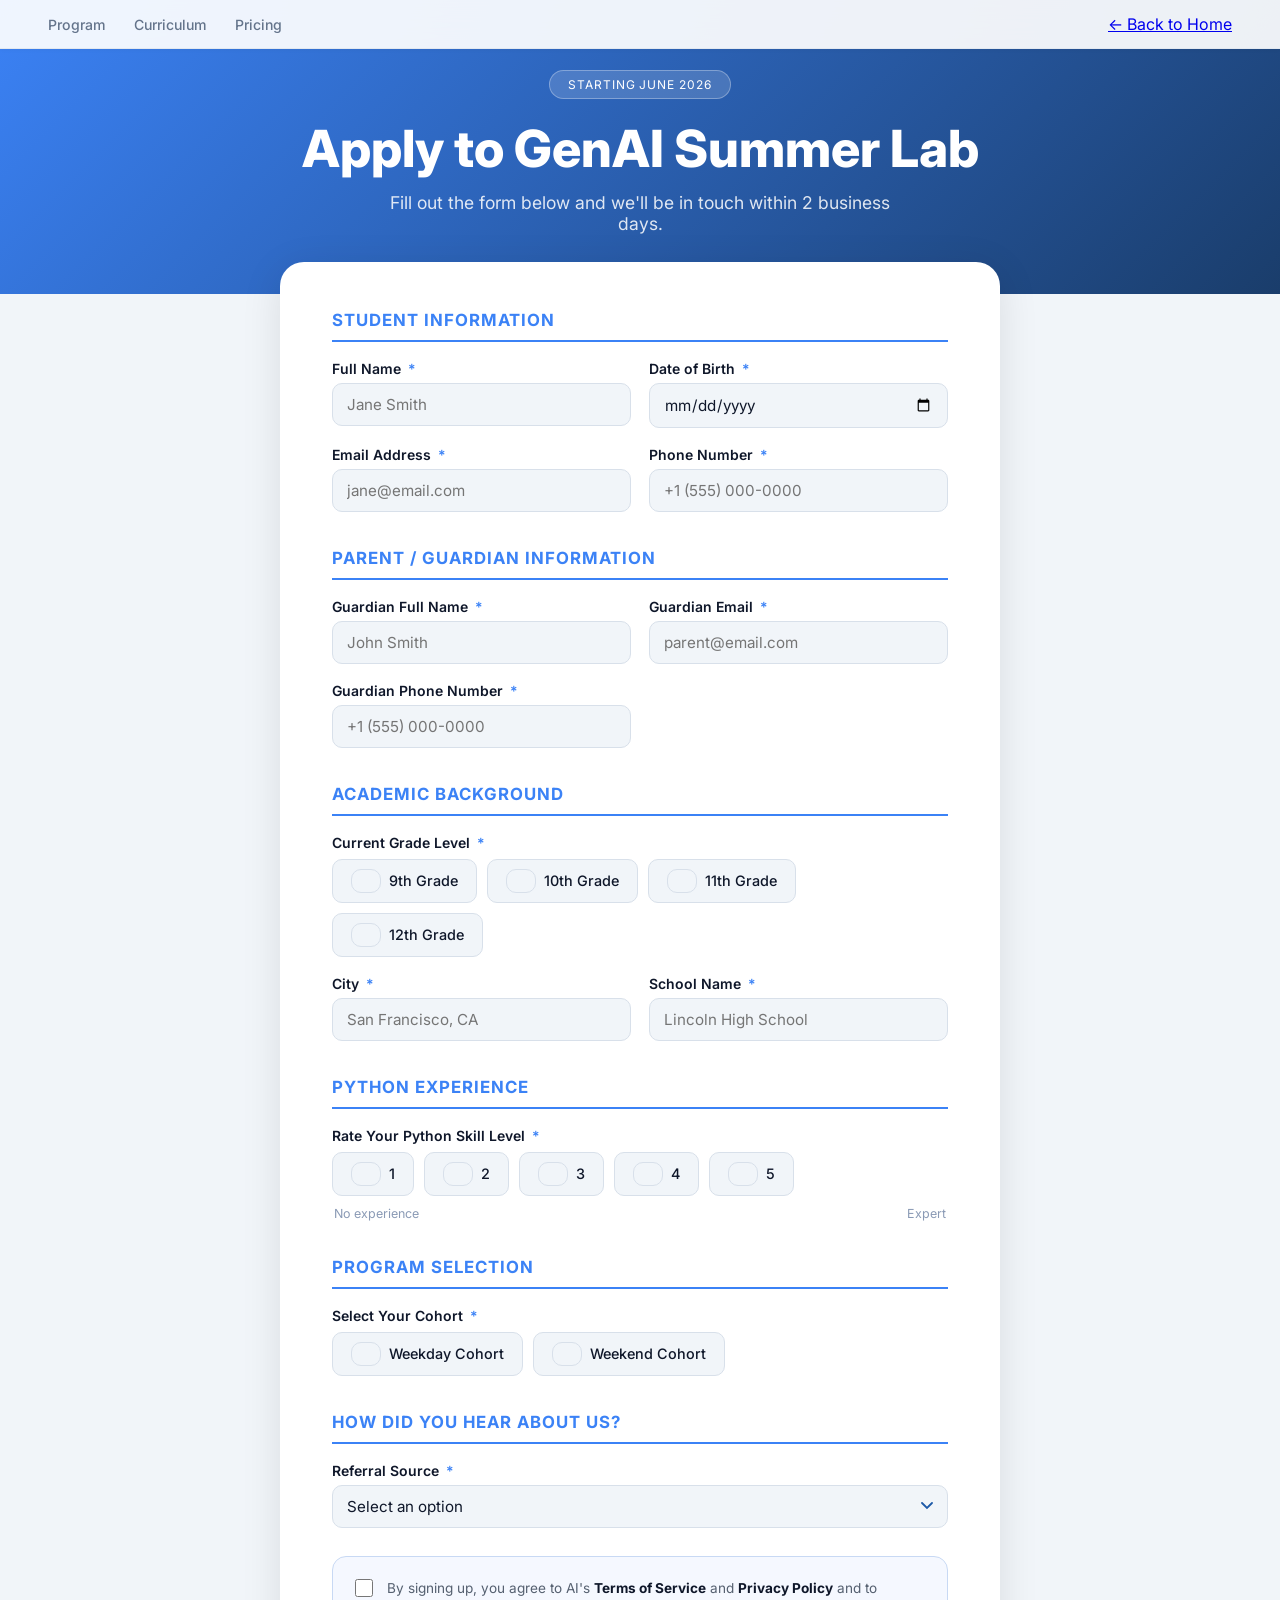
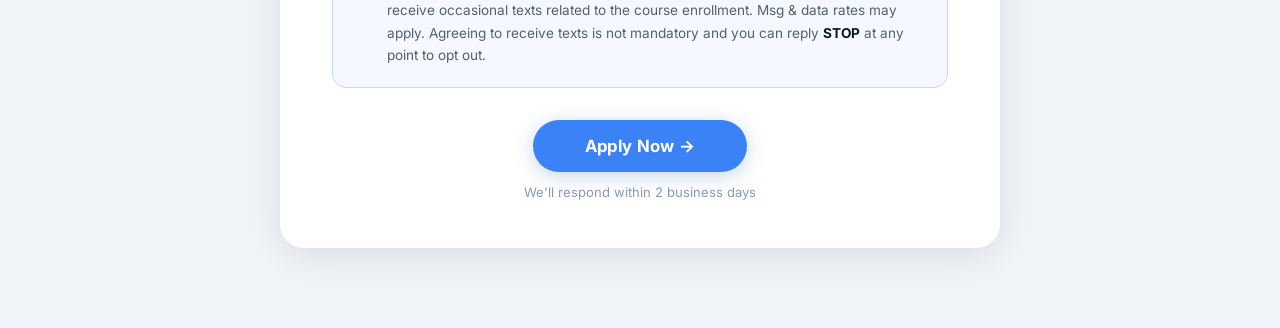
<file: application.html>
<!DOCTYPE html>
<html lang="en">
<head>
  <meta charset="UTF-8" />
  <!-- Google tag (gtag.js) -->
<script async src="https://www.googletagmanager.com/gtag/js?id=AW-18151746528">
</script>
<script>
  window.dataLayer = window.dataLayer || [];
  function gtag(){dataLayer.push(arguments);}
  gtag('js', new Date());

  gtag('config', 'AW-18151746528');
</script>
  <meta name="viewport" content="width=device-width, initial-scale=1.0" />
  <title>Apply Now — GenAI Summer Lab</title>
  <link rel="preconnect" href="https://fonts.googleapis.com" />
  <link rel="preconnect" href="https://fonts.gstatic.com" crossorigin />
  <link href="https://fonts.googleapis.com/css2?family=Plus+Jakarta+Sans:wght@400;500;600;700;800&family=Inter:wght@400;500;600&family=JetBrains+Mono:wght@400;600&display=swap" rel="stylesheet" />
  <link rel="stylesheet" href="styles.css" />
  <style>
    /* ======== APPLICATION PAGE STYLES ======== */
    .app-page {
      min-height: 100vh;
      background: var(--bg-light);
      padding-bottom: 80px;
    }

    .app-hero {
      background: linear-gradient(135deg, var(--blue-primary) 0%, #1a3d6b 100%);
      padding: 70px 24px 60px;
      text-align: center;
      color: #fff;
    }

    .app-hero .tag {
      display: inline-block;
      background: rgba(255,255,255,0.15);
      color: #fff;
      border: 1px solid rgba(255,255,255,0.3);
      border-radius: 100px;
      padding: 6px 18px;
      font-family: var(--font-mono);
      font-size: 0.75rem;
      letter-spacing: 0.08em;
      text-transform: uppercase;
      margin-bottom: 20px;
    }

    .app-hero h1 {
      font-family: var(--font-head);
      font-size: clamp(2rem, 5vw, 3.2rem);
      font-weight: 800;
      line-height: 1.15;
      margin-bottom: 14px;
    }

    .app-hero p {
      font-size: 1.1rem;
      opacity: 0.85;
      max-width: 540px;
      margin: 0 auto;
    }

    /* ======== FORM CARD ======== */
    .app-container {
      max-width: 760px;
      margin: -32px auto 0;
      padding: 0 20px;
      position: relative;
      z-index: 2;
    }

    .app-card {
      background: #fff;
      border-radius: 24px;
      box-shadow: 0 8px 40px rgba(0,0,0,0.10);
      padding: 48px 52px;
    }

    @media (max-width: 600px) {
      .app-card { padding: 32px 20px; }
    }

    /* ======== SECTION HEADINGS ======== */
    .form-section-title {
      font-family: var(--font-head);
      font-size: 1.05rem;
      font-weight: 700;
      color: var(--blue-primary);
      text-transform: uppercase;
      letter-spacing: 0.06em;
      margin: 36px 0 18px;
      padding-bottom: 10px;
      border-bottom: 2px solid var(--blue-primary);
    }

    .form-section-title:first-of-type {
      margin-top: 0;
    }

    /* ======== FIELD GROUPS ======== */
    .field-row {
      display: grid;
      grid-template-columns: 1fr 1fr;
      gap: 18px;
    }

    @media (max-width: 600px) {
      .field-row { grid-template-columns: 1fr; }
    }

    .field-group {
      display: flex;
      flex-direction: column;
      gap: 6px;
    }

    .field-group label {
      font-family: var(--font-body);
      font-size: 0.875rem;
      font-weight: 600;
      color: var(--text-dark);
    }

    .field-group label span.req {
      color: var(--blue-primary);
      margin-left: 3px;
    }

    .field-group input,
    .field-group select {
      font-family: var(--font-body);
      font-size: 0.95rem;
      color: var(--text-dark);
      background: var(--bg-light);
      border: 1.5px solid #d8e0ea;
      border-radius: 10px;
      padding: 11px 14px;
      outline: none;
      transition: border-color 0.2s, box-shadow 0.2s;
      -webkit-appearance: none;
      appearance: none;
    }

    .field-group input:focus,
    .field-group select:focus {
      border-color: var(--blue-primary);
      box-shadow: 0 0 0 3px rgba(30, 90, 168, 0.12);
      background: #fff;
    }

    .field-group select {
      background-image: url("data:image/svg+xml,%3Csvg xmlns='http://www.w3.org/2000/svg' width='12' height='8' viewBox='0 0 12 8'%3E%3Cpath d='M1 1l5 5 5-5' stroke='%231E5AA8' stroke-width='1.8' fill='none' stroke-linecap='round'/%3E%3C/svg%3E");
      background-repeat: no-repeat;
      background-position: right 14px center;
      padding-right: 36px;
    }

    /* ======== RADIO / RATING GROUPS ======== */
    .radio-group,
    .rating-group {
      display: flex;
      flex-wrap: wrap;
      gap: 10px;
      margin-top: 2px;
    }

    .radio-group label,
    .rating-group label {
      display: flex;
      align-items: center;
      gap: 8px;
      background: var(--bg-light);
      border: 1.5px solid #d8e0ea;
      border-radius: 10px;
      padding: 9px 18px;
      font-size: 0.9rem;
      font-weight: 500;
      cursor: pointer;
      transition: border-color 0.2s, background 0.2s;
      font-family: var(--font-body);
      color: var(--text-dark);
    }

    .radio-group input[type="radio"],
    .rating-group input[type="radio"] {
      accent-color: var(--blue-primary);
      width: 16px;
      height: 16px;
      cursor: pointer;
    }

    .radio-group label:has(input:checked),
    .rating-group label:has(input:checked) {
      border-color: var(--blue-primary);
      background: #eef4ff;
      color: var(--blue-primary);
    }

    .rating-label-row {
      display: flex;
      justify-content: space-between;
      font-size: 0.78rem;
      color: #8a9ab5;
      margin-top: 4px;
      padding: 0 2px;
      font-family: var(--font-body);
    }

    /* ======== AGREEMENT ======== */
    .agreement-box {
      background: #f5f8ff;
      border: 1.5px solid #c8d9f4;
      border-radius: 14px;
      padding: 20px 22px;
      margin-top: 28px;
    }

    .agreement-box label {
      display: flex;
      gap: 14px;
      align-items: flex-start;
      cursor: pointer;
    }

    .agreement-box input[type="checkbox"] {
      accent-color: var(--blue-primary);
      width: 18px;
      height: 18px;
      margin-top: 2px;
      flex-shrink: 0;
      cursor: pointer;
    }

    .agreement-text {
      font-family: var(--font-body);
      font-size: 0.85rem;
      color: #556070;
      line-height: 1.65;
    }

    .agreement-text strong {
      color: var(--text-dark);
    }

    /* ======== SUBMIT ======== */
    .submit-wrap {
      margin-top: 32px;
      text-align: center;
    }

    .btn-submit {
      display: inline-block;
      background: var(--blue-primary);
      color: #fff;
      font-family: var(--font-head);
      font-size: 1.05rem;
      font-weight: 700;
      padding: 16px 52px;
      border-radius: 50px;
      border: none;
      cursor: pointer;
      letter-spacing: 0.02em;
      transition: background 0.2s, transform 0.15s, box-shadow 0.2s;
      box-shadow: 0 4px 20px rgba(30, 90, 168, 0.25);
    }

    .btn-submit:hover {
      background: #174d9e;
      transform: translateY(-2px);
      box-shadow: 0 8px 28px rgba(30, 90, 168, 0.32);
    }

    .submit-note {
      margin-top: 12px;
      font-size: 0.82rem;
      color: #8a9ab5;
      font-family: var(--font-body);
    }

    /* ======== SUCCESS STATE ======== */
    .success-screen {
      display: none;
      text-align: center;
      padding: 60px 20px;
    }

    .success-screen .checkmark {
      width: 72px;
      height: 72px;
      background: var(--blue-primary);
      border-radius: 50%;
      display: flex;
      align-items: center;
      justify-content: center;
      margin: 0 auto 24px;
      font-size: 2rem;
      color: #fff;
    }

    .success-screen h2 {
      font-family: var(--font-head);
      font-size: 1.8rem;
      font-weight: 800;
      color: var(--blue-primary);
      margin-bottom: 12px;
    }

    .success-screen p {
      color: #556070;
      font-size: 1rem;
      max-width: 400px;
      margin: 0 auto 28px;
      line-height: 1.6;
    }

    .back-link {
      font-family: var(--font-body);
      font-size: 0.9rem;
      color: var(--blue-primary);
      text-decoration: none;
      font-weight: 600;
    }

    .back-link:hover { text-decoration: underline; }
  </style>
</head>
<body class="app-page">

  <!-- ===== NAV ===== -->
  <nav class="navbar">

    <ul class="nav-links">
      <li><a href="index.html#program">Program</a></li>
      <li><a href="index.html#curriculum">Curriculum</a></li>
      <li><a href="index.html#pricing">Pricing</a></li>
    </ul>
    <a href="index.html" class="btn-nav-cta">← Back to Home</a>
  </nav>

  <!-- ===== HERO ===== -->
  <div class="app-hero">
    <div class="tag">Starting June 2026</div>
    <h1>Apply to GenAI Summer Lab</h1>
    <p>Fill out the form below and we'll be in touch within 2 business days.</p>
  </div>

  <!-- ===== FORM CARD ===== -->
  <div class="app-container">
    <div class="app-card">

      <form id="application-form" novalidate>

        <!-- Student Information -->
        <div class="form-section-title">Student Information</div>

        <div class="field-row">
          <div class="field-group">
            <label for="student_name">Full Name <span class="req">*</span></label>
            <input type="text" id="student_name" name="student_name" placeholder="Jane Smith" required />
          </div>
          <div class="field-group">
            <label for="student_dob">Date of Birth <span class="req">*</span></label>
            <input type="date" id="student_dob" name="student_dob" required />
          </div>
        </div>

        <div class="field-row" style="margin-top:18px;">
          <div class="field-group">
            <label for="student_email">Email Address <span class="req">*</span></label>
            <input type="email" id="student_email" name="student_email" placeholder="jane@email.com" required />
          </div>
          <div class="field-group">
            <label for="student_phone">Phone Number <span class="req">*</span></label>
            <input type="tel" id="student_phone" name="student_phone" placeholder="+1 (555) 000-0000" required />
          </div>
        </div>

        <!-- Guardian Information -->
        <div class="form-section-title">Parent / Guardian Information</div>

        <div class="field-row">
          <div class="field-group">
            <label for="parent_name">Guardian Full Name <span class="req">*</span></label>
            <input type="text" id="parent_name" name="parent_name" placeholder="John Smith" required />
          </div>
          <div class="field-group">
            <label for="parent_email">Guardian Email <span class="req">*</span></label>
            <input type="email" id="parent_email" name="parent_email" placeholder="parent@email.com" required />
          </div>
        </div>

        <div class="field-row" style="margin-top:18px;">
          <div class="field-group">
            <label for="parent_phone">Guardian Phone Number <span class="req">*</span></label>
            <input type="tel" id="parent_phone" name="parent_phone" placeholder="+1 (555) 000-0000" required />
          </div>
        </div>

        <!-- Academic Background -->
        <div class="form-section-title">Academic Background</div>

        <div class="field-group" style="margin-bottom:18px;">
          <label>Current Grade Level <span class="req">*</span></label>
          <div class="radio-group">
            <label><input type="radio" name="student_grade" value="9th" required /> 9th Grade</label>
            <label><input type="radio" name="student_grade" value="10th" /> 10th Grade</label>
            <label><input type="radio" name="student_grade" value="11th" /> 11th Grade</label>
            <label><input type="radio" name="student_grade" value="12th" /> 12th Grade</label>
          </div>
        </div>

        <div class="field-row">
          <div class="field-group">
            <label for="city">City <span class="req">*</span></label>
            <input type="text" id="city" name="city" placeholder="San Francisco, CA" required />
          </div>
          <div class="field-group">
            <label for="school_name">School Name <span class="req">*</span></label>
            <input type="text" id="school_name" name="school_name" placeholder="Lincoln High School" required />
          </div>
        </div>

        <!-- Python Experience -->
        <div class="form-section-title">Python Experience</div>

        <div class="field-group">
          <label>Rate Your Python Skill Level <span class="req">*</span></label>
          <div class="rating-group">
            <label><input type="radio" name="coding_experience" value="1" required /> 1</label>
            <label><input type="radio" name="coding_experience" value="2" /> 2</label>
            <label><input type="radio" name="coding_experience" value="3" /> 3</label>
            <label><input type="radio" name="coding_experience" value="4" /> 4</label>
            <label><input type="radio" name="coding_experience" value="5" /> 5</label>
          </div>
          <div class="rating-label-row">
            <span>No experience</span>
            <span>Expert</span>
          </div>
        </div>

        <!-- Program Selection -->
        <div class="form-section-title">Program Selection</div>

        <div class="field-group">
          <label>Select Your Cohort <span class="req">*</span></label>
          <div class="radio-group">
            <label><input type="radio" name="cohort" value="weekday" required /> Weekday Cohort</label>
            <label><input type="radio" name="cohort" value="weekend" /> Weekend Cohort</label>
          </div>
        </div>

        <!-- How Did You Hear -->
        <div class="form-section-title">How Did You Hear About Us?</div>

        <div class="field-group">
          <label for="how_heard">Referral Source <span class="req">*</span></label>
          <select id="how_heard" name="how_heard" required>
            <option value="" disabled selected>Select an option</option>
            <option value="instagram">Instagram</option>
            <option value="tiktok">TikTok</option>
            <option value="youtube">YouTube</option>
            <option value="friend">Friend or Classmate</option>
            <option value="teacher">Teacher or Counselor</option>
            <option value="parent">Parent or Guardian</option>
            <option value="school">School Event or Fair</option>
            <option value="google">Google Search</option>
            <option value="other">Other</option>
          </select>
        </div>

        <!-- Agreement -->
        <div class="agreement-box">
          <label>
            <input type="checkbox" id="agree" name="agree" required />
            <span class="agreement-text">
              By signing up, you agree to AI's <strong>Terms of Service</strong> and <strong>Privacy Policy</strong> and to receive occasional texts related to the course enrollment. Msg &amp; data rates may apply. Agreeing to receive texts is not mandatory and you can reply <strong>STOP</strong> at any point to opt out.
            </span>
          </label>
        </div>

        <!-- Submit -->
        <div class="submit-wrap">
          <button type="submit" class="btn-submit">Apply Now →</button>
          <p class="submit-note"> We'll respond within 2 business days</p>
        </div>

      </form>

      <!-- Success Screen -->
      <div class="success-screen" id="successScreen">
        <div class="checkmark">✓</div>
        <h2>Application Submitted!</h2>
        <p>Thank you for applying to GenAI Summer Lab. We'll review your application and reach out within 2 business days.</p>
        <a href="index.html" class="back-link">← Back to Home</a>
      </div>

    </div>
  </div>

  <script>
    const GOOGLE_SCRIPT_URL = "https://script.google.com/macros/s/AKfycbxEQXEtVJc_HTS3kLV9Gt2SoG4G-7W5Riwn86Mh9dmgo8KwLaQMk5vwhdhTGL7IoFwX/exec";

    document.getElementById('application-form').addEventListener('submit', function (e) {
      e.preventDefault();

      // ---- Validation ----
      const required = this.querySelectorAll('[required]');
      let valid = true;

      required.forEach(field => {
        if (field.type === 'radio') return;
        if (field.type === 'checkbox') {
          if (!field.checked) { valid = false; field.parentElement.style.outline = '2px solid red'; }
          else { field.parentElement.style.outline = 'none'; }
          return;
        }
        if (!field.value.trim()) {
          valid = false;
          field.style.borderColor = '#e05050';
        } else {
          field.style.borderColor = '';
        }
      });

      ['student_grade', 'coding_experience', 'cohort'].forEach(name => {
        const radios = document.querySelectorAll(`input[name="${name}"]`);
        const checked = [...radios].some(r => r.checked);
        if (!checked) {
          valid = false;
          radios.forEach(r => r.parentElement.style.borderColor = '#e05050');
        } else {
          radios.forEach(r => r.parentElement.style.borderColor = '');
        }
      });

      if (!document.getElementById('how_heard').value) {
        valid = false;
        document.getElementById('how_heard').style.borderColor = '#e05050';
      }

      if (!valid) return;

      // ---- Submit ----
      const submitBtn = this.querySelector('.btn-submit');
      const originalText = submitBtn.textContent;
      submitBtn.textContent = 'Submitting...';
      submitBtn.disabled = true;

      const getRadio = name => {
        const el = document.querySelector(`input[name="${name}"]:checked`);
        return el ? el.value : '';
      };

      const formData = {
        student_name:      this.querySelector('[name="student_name"]').value,
        student_dob:       this.querySelector('[name="student_dob"]').value,
        student_email:     this.querySelector('[name="student_email"]').value,
        student_phone:     this.querySelector('[name="student_phone"]').value,
        parent_name:       this.querySelector('[name="parent_name"]').value,
        parent_email:      this.querySelector('[name="parent_email"]').value,
        parent_phone:      this.querySelector('[name="parent_phone"]').value,
        student_grade:     getRadio('student_grade'),
        city:              this.querySelector('[name="city"]').value,
        school_name:       this.querySelector('[name="school_name"]').value,
        coding_experience: getRadio('coding_experience'),
        cohort:            getRadio('cohort'),
        how_heard:         this.querySelector('[name="how_heard"]').value
      };

      const showSuccess = () => {
        document.getElementById('application-form').style.display = 'none';
        document.getElementById('successScreen').style.display = 'block';
        window.scrollTo({ top: 0, behavior: 'smooth' });
      };

      fetch(GOOGLE_SCRIPT_URL, {
        method: 'POST',
        mode: 'no-cors',
        headers: { 'Content-Type': 'application/json' },
        body: JSON.stringify(formData)
      })
      .then(showSuccess)
      .catch(showSuccess); // no-cors fetch always resolves, catch is fallback
    });

    // Clear error styling on input
    document.querySelectorAll('input, select').forEach(el => {
      el.addEventListener('input', function () {
        this.style.borderColor = '';
        this.style.outline = '';
      });
    });
  </script>

</body>
</html>
</file>
<file: styles.css>
/* ================================================
   GenAI Summer Lab — Stylesheet
   ================================================ */

/* ======== CSS VARIABLES ======== */
:root {
  --bg-white: #FFFFFF;
  --bg-off: #F8FAFC;
  --bg-light: #F1F5F9;
  --bg-card: #FFFFFF;
  --blue-primary: #3B82F6;
  --blue-light: #2563EB;
  --blue-glow: #1D4ED8;
  --blue-soft: #EFF6FF;
  --blue-softer: #DBEAFE;
  --cyan: #0891B2;
  --green: #059669;
  --orange: #EA580C;
  --pink: #DB2777;
  --violet: #7C3AED;
  --yellow: #CA8A04;
  --text-dark: #0F172A;
  --text-body: #334155;
  --text-muted: #64748B;
  --text-light: #94A3B8;
  --border: #E2E8F0;
  --border-light: #F1F5F9;
  --shadow-card: 0 1px 3px rgba(0,0,0,0.06), 0 4px 16px rgba(0,0,0,0.04);
  --shadow-hover: 0 4px 24px rgba(59,130,246,0.1), 0 1px 3px rgba(0,0,0,0.06);
}

/* ======== RESET ======== */
* { margin: 0; padding: 0; box-sizing: border-box; }
html { scroll-behavior: smooth; }
body {
  font-family: 'Inter', sans-serif;
  background: var(--bg-white);
  color: var(--text-dark);
  overflow-x: hidden;
}

/* ======== NAVIGATION ======== */
nav {
  position: fixed; top: 0; width: 100%; z-index: 1000;
  padding: 14px 48px;
  display: flex; justify-content: space-between; align-items: center;
  background: rgba(255,255,255,0.92); backdrop-filter: blur(24px);
  border-bottom: 1px solid var(--border);
  box-shadow: 0 1px 4px rgba(0,0,0,0.04);
}
.nav-brand {
  font-family: 'Plus Jakarta Sans', sans-serif;
  font-weight: 800; font-size: 1.35rem;
  color: var(--text-dark); text-decoration: none;
}
.nav-brand em { font-style: normal; color: var(--blue-primary); }
.nav-links { display: flex; gap: 28px; align-items: center; list-style: none; }
.nav-links a {
  color: var(--text-muted); text-decoration: none;
  font-size: 0.88rem; font-weight: 500; transition: color 0.3s;
}
.nav-links a:hover { color: var(--text-dark); }

/* ======== BUTTONS ======== */
.btn-hero-primary {
  display: inline-flex; align-items: center; gap: 8px;
  padding: 16px 36px; background: var(--blue-primary); color: #fff;
  font-weight: 700; font-size: 1rem; border: none; border-radius: 14px;
  cursor: pointer; text-decoration: none;
  transition: background 0.3s, transform 0.2s, box-shadow 0.3s;
}
.btn-hero-primary:hover {
  background: var(--blue-glow);
  transform: translateY(-2px);
  box-shadow: 0 8px 32px rgba(59,130,246,0.2);
}
.btn-hero-secondary {
  display: inline-flex; align-items: center; gap: 8px;
  padding: 16px 36px; background: transparent; color: var(--text-body);
  font-weight: 600; font-size: 1rem; border: 1px solid var(--border);
  border-radius: 14px; cursor: pointer; text-decoration: none;
  transition: border-color 0.3s, color 0.3s;
}
.btn-hero-secondary:hover { border-color: var(--blue-primary); color: var(--blue-primary); }
.btn-apply-dark {
  display: inline-flex; align-items: center; justify-content: center;
  padding: 18px 64px; background: #2D3561; color: #fff;
  font-family: 'Plus Jakarta Sans', sans-serif;
  font-weight: 700; font-size: 1rem; border-radius: 12px;
  text-decoration: none; transition: background 0.3s, transform 0.2s;
  letter-spacing: 0.5px;
}
.btn-apply-dark:hover { background: #1E2448; transform: translateY(-2px); }

/* ======== HERO BADGE ======== */
.hero-badge {
  display: inline-flex; align-items: center; gap: 8px;
  padding: 8px 20px; background: var(--blue-soft);
  border: 1px solid var(--blue-softer); border-radius: 100px;
  font-size: 0.82rem; font-weight: 600; color: var(--blue-primary);
  margin-bottom: 32px;
}
.hero-badge .pulse-dot {
  width: 8px; height: 8px; background: var(--green); border-radius: 50%;
  animation: pulse 2s infinite;
}
@keyframes pulse {
  0%, 100% { opacity: 1; transform: scale(1); }
  50%       { opacity: 0.4; transform: scale(0.8); }
}

/* ======== HERO CAROUSEL ======== */
.hero-carousel {
  position: relative; width: 100%; height: 100vh; min-height: 640px;
  overflow: hidden; margin-top: 65px;
}
.hero-track {
  display: flex; height: 100%;
  transition: transform 0.7s cubic-bezier(0.77,0,0.175,1);
}
.hero-slide {
  flex-shrink: 0; width: 100%; height: 100%;
  display: flex; align-items: center; justify-content: center;
  position: relative; overflow: hidden;
}

/* Slide 1 — Text + Video */
.slide-1 { background: #FFFFFF; }
.slide-1-inner {
  display: grid; grid-template-columns: 1fr 1fr;
  gap: 60px; align-items: center;
  max-width: 1200px; width: 100%; padding: 0 60px;
}
.slide-1-bg {
  position: absolute; top: -200px; left: 50%; transform: translateX(-50%);
  width: 1000px; height: 800px; border-radius: 50%;
  background: radial-gradient(circle, rgba(59,130,246,0.08) 0%, rgba(34,211,238,0.04) 40%, transparent 70%);
  pointer-events: none;
}
.slide-1-text {}
.slide-1-video {
  width: auto; aspect-ratio: 9/16; max-height: 480px;
  border-radius: 20px; overflow: hidden;
  box-shadow: 0 8px 40px rgba(59,130,246,0.15);
  border: 1px solid var(--border);
}
.slide-1-video iframe { width: 100%; height: 100%; border: none; display: block; }
.slide-1-text h1 {
  font-family: 'Plus Jakarta Sans', sans-serif;
  font-size: 3.4rem; font-weight: 800; line-height: 1.1;
  letter-spacing: -2px; max-width: 520px; margin-bottom: 22px; color: #0F172A;
}
.slide-1-text p {
  font-size: 1.05rem; color: var(--text-muted);
  line-height: 1.7; margin-bottom: 32px; max-width: 460px;
}
.slide-1-buttons { display: flex; gap: 14px; flex-wrap: wrap; }

/* Slide 2 — AI Agents You Can Create */
.slide-2 { background: #FFFFFF; }
.slide-2-inner {
  max-width: 680px; width: 100%; text-align: center; padding: 0 40px;
}
.slide-2-inner h2 {
  font-family: 'Plus Jakarta Sans', sans-serif;
  font-size: 3rem; font-weight: 800; line-height: 1.15;
  color: var(--blue-primary); margin-bottom: 40px; letter-spacing: -1.5px;
}
.agents-icon-grid { display: grid; grid-template-columns: 1fr 1fr; gap: 28px; }
.agent-icon-card { display: flex; flex-direction: column; align-items: center; gap: 14px; }
.agent-icon-box {
  width: 160px; height: 160px; border-radius: 28px;
  display: flex; align-items: center; justify-content: center;
  font-size: 5rem; transition: transform 0.3s;
}
.agent-icon-box:hover { transform: translateY(-6px) scale(1.03); }
.agent-icon-box.green  { background: #C8EDD9; }
.agent-icon-box.coral  { background: #F5C8BC; }
.agent-icon-box.purple { background: #D9C8F0; }
.agent-icon-box.blue   { background: #C0DDF5; }
.agent-icon-card span {
  font-family: 'Plus Jakarta Sans', sans-serif;
  font-size: 0.95rem; font-weight: 600; color: var(--text-body);
  text-align: center; line-height: 1.35;
}

/* Slide 3 — Unlock Your Future */
.slide-3 { background: #FFFFFF; }
.slide-3-inner {
  max-width: 1100px; width: 100%; padding: 0 60px;
  display: grid; grid-template-columns: 1fr 1fr; gap: 60px; align-items: center;
}
.slide-3-text .s3-tag {
  font-family: 'JetBrains Mono', monospace;
  font-size: 0.72rem; font-weight: 500; text-transform: uppercase;
  letter-spacing: 3px; color: var(--blue-primary); margin-bottom: 16px; display: block;
}
.slide-3-text h2 {
  font-family: 'Plus Jakarta Sans', sans-serif;
  font-size: 2.6rem; font-weight: 800; line-height: 1.15;
  letter-spacing: -1.5px; margin-bottom: 20px; color: var(--text-dark);
}
.slide-3-text h2 span { color: var(--blue-primary); }
.slide-3-text p { font-size: 1rem; color: var(--text-muted); line-height: 1.7; margin-bottom: 32px; }
.slide-3-stats { display: grid; grid-template-columns: repeat(3, 1fr); gap: 16px; }
.s3-stat {
  background: var(--blue-soft); border: 1px solid var(--blue-softer);
  border-radius: 14px; padding: 18px; text-align: center;
}
.s3-stat .s3-val {
  font-family: 'Plus Jakarta Sans', sans-serif;
  font-size: 1.6rem; font-weight: 800; color: var(--blue-primary); margin-bottom: 4px;
}
.s3-stat .s3-label { font-size: 0.75rem; color: var(--text-muted); }

/* Slide 3 image */
.slide-3-image {
  width: 100%; height: 100%;
  max-height: 500px;
  border-radius: 24px; overflow: hidden;
  box-shadow: 0 8px 40px rgba(59,130,246,0.12);
  border: 1px solid var(--border);
}
.slide-3-image img {
  width: 100%; height: 100%;
  object-fit: cover; object-position: center top;
  display: block;
}

/* Carousel navigation */
.carousel-btn {
  position: absolute; top: 50%; transform: translateY(-50%);
  z-index: 20; width: 48px; height: 48px;
  background: rgba(255,255,255,0.92); border: 1px solid var(--border);
  border-radius: 50%; display: flex; align-items: center; justify-content: center;
  cursor: pointer; font-size: 1.1rem; color: var(--text-dark);
  box-shadow: 0 2px 12px rgba(0,0,0,0.08);
  transition: background 0.2s, transform 0.2s, box-shadow 0.2s;
  backdrop-filter: blur(8px);
}
.carousel-btn:hover {
  background: var(--blue-primary); color: #fff;
  transform: translateY(-50%) scale(1.08);
  box-shadow: 0 4px 20px rgba(59,130,246,0.25);
}
.carousel-btn.prev { left: 20px; }
.carousel-btn.next { right: 20px; }
.carousel-dots {
  position: absolute; bottom: 24px; left: 50%; transform: translateX(-50%);
  display: flex; gap: 10px; z-index: 20;
}
.carousel-dot {
  width: 8px; height: 8px; border-radius: 50%;
  background: rgba(0,0,0,0.18); cursor: pointer;
  transition: background 0.3s, transform 0.3s;
}
.carousel-dot.active { background: var(--blue-primary); transform: scale(1.35); }
/* Slide 3 is now white — no dark overrides needed */

/* ======== UTILITY CLASSES ======== */
.blue { color: var(--blue-primary); }
.center-text { text-align: center; max-width: 100%; margin-left: auto; margin-right: auto; }
.btn-full { width: 100%; justify-content: center; }
.pricing-cohort-label {
  font-weight: 700; color: var(--blue-primary);
  font-size: 0.85rem; text-transform: uppercase; letter-spacing: 2px;
}
.curric-legend-wrap { margin-bottom: 10px; }
.curric-cell.tall { min-height: 80px; }
.curric-cell.empty { background: transparent !important; }

/* Slide 1 h1 colored spans */
.slide-1-text h1 em  { font-style: normal; }
.slide-1-text h1 .accent { color: var(--blue-primary); }

/* ======== SECTION COMMON ======== */
section { padding: 100px 48px; }
.section-center { max-width: 1100px; margin: 0 auto; }
.section-tag {
  font-family: 'JetBrains Mono', monospace;
  font-size: 0.72rem; font-weight: 500; text-transform: uppercase;
  letter-spacing: 3px; color: var(--blue-primary); margin-bottom: 12px;
}
h2 {
  font-family: 'Plus Jakarta Sans', sans-serif;
  font-size: 2.6rem; font-weight: 800; letter-spacing: -1.5px;
  line-height: 1.15; margin-bottom: 16px; color: #0F172A;
}
.section-sub { font-size: 1.05rem; color: var(--text-muted); max-width: 560px; line-height: 1.7; margin-bottom: 48px; }

/* ======== COLLEGE ADMISSIONS ======== */
#college { position: relative; background: var(--bg-off); border-bottom: 1px solid var(--border); }
.college-grid { display: grid; grid-template-columns: 1fr 1fr; gap: 28px; }
.college-card {
  background: var(--bg-card); border: 1px solid var(--border);
  border-radius: 16px; padding: 32px;
  display: flex; gap: 16px; align-items: start;
  transition: transform 0.3s, border-color 0.3s; box-shadow: var(--shadow-card);
}
.college-card:hover { transform: translateY(-3px); border-color: rgba(59,130,246,0.3); box-shadow: var(--shadow-hover); }
.college-card .cc-num {
  flex-shrink: 0; width: 44px; height: 44px;
  background: var(--blue-soft); border-radius: 12px;
  display: flex; align-items: center; justify-content: center;
  font-family: 'Plus Jakarta Sans', sans-serif;
  font-weight: 800; font-size: 1.1rem; color: var(--blue-primary);
}
.college-card h4 {
  font-family: 'Plus Jakarta Sans', sans-serif;
  font-weight: 700; font-size: 1.05rem; margin-bottom: 6px; color: #0F172A;
}
.college-card p { font-size: 0.88rem; color: var(--text-muted); line-height: 1.6; }

/* ======== MARQUEE ======== */
.marquee-section {
  padding: 48px 0; overflow: hidden;
  border-top: 1px solid var(--border); border-bottom: 1px solid var(--border);
  background: var(--bg-white);
}
.marquee-label {
  text-align: center; font-size: 0.78rem; font-weight: 600;
  text-transform: uppercase; letter-spacing: 3px;
  color: var(--text-light); margin-bottom: 28px;
}
.marquee-track {
  display: flex; gap: 24px; animation: marquee 30s linear infinite;
  width: max-content;
}
.marquee-track:hover { animation-play-state: paused; }
@keyframes marquee { 0% { transform: translateX(0); } 100% { transform: translateX(-50%); } }
.marquee-card {
  flex-shrink: 0; width: 300px; height: 180px;
  background: var(--bg-card); border: 1px solid var(--border);
  border-radius: 16px; padding: 24px;
  display: flex; flex-direction: column; justify-content: space-between;
  transition: border-color 0.3s, transform 0.3s; box-shadow: var(--shadow-card);
}
.marquee-card:hover { border-color: var(--blue-primary); transform: translateY(-4px); box-shadow: var(--shadow-hover); }
.marquee-card .mc-icon { font-size: 2rem; }
.marquee-card .mc-title {
  font-family: 'Plus Jakarta Sans', sans-serif;
  font-weight: 700; font-size: 1rem; color: #0F172A;
}
.marquee-card .mc-desc { font-size: 0.8rem; color: var(--text-muted); line-height: 1.5; }

/* ======== PROGRAM & APPLICATION INFO ======== */
#program-info { background: var(--bg-white); }
.prog-cards-row {
  display: grid; grid-template-columns: repeat(3, 1fr); gap: 24px; margin-bottom: 36px;
}
.prog-card {
  background: var(--bg-card); border: 1px solid var(--border);
  border-radius: 20px; padding: 36px 32px;
  text-align: center; box-shadow: var(--shadow-card);
  transition: transform 0.3s, border-color 0.3s, box-shadow 0.3s;
}
.prog-card:hover { transform: translateY(-4px); border-color: rgba(59,130,246,0.25); box-shadow: var(--shadow-hover); }
.prog-card-icon {
  width: 64px; height: 64px; margin: 0 auto 20px;
  display: flex; align-items: center; justify-content: center; font-size: 2.2rem;
}
.prog-card h4 {
  font-family: 'Plus Jakarta Sans', sans-serif;
  font-size: 1.05rem; font-weight: 700; color: var(--text-dark); margin-bottom: 16px;
}
.prog-card-body { font-size: 0.88rem; color: var(--text-muted); line-height: 1.75; text-align: left; }
.prog-card-body strong { color: var(--text-dark); font-weight: 600; }
.prog-card-body p { margin-bottom: 10px; }
.prog-card-body p:last-child { margin-bottom: 0; }
.prog-apply-wrap { text-align: center; padding-top: 8px; }

/* ======== AI AGENTS SHOWCASE ======== */
#agents { background: var(--bg-off); border-top: 1px solid var(--border); border-bottom: 1px solid var(--border); }
.agents-grid { display: grid; grid-template-columns: repeat(3, 1fr); gap: 28px; }
.agent-card {
  background: var(--bg-card); border: 1px solid var(--border);
  border-radius: 20px; padding: 32px; text-align: center;
  transition: transform 0.3s, border-color 0.3s, box-shadow 0.3s;
  position: relative; overflow: hidden; box-shadow: var(--shadow-card);
}
.agent-card:hover { transform: translateY(-6px); border-color: var(--blue-primary); box-shadow: var(--shadow-hover); }
.agent-card::before {
  content: ''; position: absolute; top: 0; left: 0; right: 0; height: 3px;
  opacity: 0; transition: opacity 0.3s;
}
.agent-card:hover::before { opacity: 1; }
.agent-card:nth-child(1)::before { background: linear-gradient(90deg, var(--cyan), var(--blue-primary)); }
.agent-card:nth-child(2)::before { background: linear-gradient(90deg, var(--orange), var(--yellow)); }
.agent-card:nth-child(3)::before { background: linear-gradient(90deg, var(--violet), var(--pink)); }
.agent-icon {
  width: 80px; height: 80px; margin: 0 auto 20px;
  border-radius: 20px; display: flex; align-items: center;
  justify-content: center; font-size: 2.2rem;
}
.agent-card:nth-child(1) .agent-icon { background: rgba(8,145,178,0.08); }
.agent-card:nth-child(2) .agent-icon { background: rgba(234,88,12,0.08); }
.agent-card:nth-child(3) .agent-icon { background: rgba(124,58,237,0.08); }
.agent-card h3 {
  font-family: 'Plus Jakarta Sans', sans-serif;
  font-size: 1.2rem; font-weight: 700; margin-bottom: 10px; color: #0F172A;
}
.agent-card p { font-size: 0.88rem; color: var(--text-muted); line-height: 1.6; }
.agent-label {
  display: inline-block; margin-top: 16px; padding: 6px 14px;
  border-radius: 8px; font-size: 0.72rem; font-weight: 600;
  text-transform: uppercase; letter-spacing: 1px;
}
.agent-card:nth-child(1) .agent-label { background: rgba(8,145,178,0.08); color: var(--cyan); }
.agent-card:nth-child(2) .agent-label { background: rgba(234,88,12,0.08); color: var(--orange); }
.agent-card:nth-child(3) .agent-label { background: rgba(124,58,237,0.08); color: var(--violet); }

/* ======== CURRICULUM — AI SCHOLARS TABLE ======== */
#curriculum { background: var(--bg-off); border-top: 1px solid var(--border); border-bottom: 1px solid var(--border); }
.curriculum-layout { display: block; }
.curric-sidebar { display: none; }

/* Sidebar accordion */
.curric-accordion-item { border-bottom: 1px solid var(--border); cursor: pointer; }
.curric-accordion-item:first-child { border-top: 1px solid var(--border); }
.curric-acc-header {
  display: flex; justify-content: space-between; align-items: center;
  padding: 18px 4px; gap: 12px;
}
.curric-acc-header h4 {
  font-family: 'Plus Jakarta Sans', sans-serif;
  font-size: 1rem; font-weight: 700; color: var(--text-dark); line-height: 1.3;
}
.curric-acc-arrow {
  flex-shrink: 0; width: 20px; height: 20px; color: var(--text-muted);
  transition: transform 0.3s; font-size: 0.85rem;
}
.curric-accordion-item.open .curric-acc-arrow { transform: rotate(180deg); }
.curric-acc-body {
  display: none; padding: 0 4px 16px;
  font-size: 0.83rem; color: var(--text-muted); line-height: 1.65;
}
.curric-accordion-item.open .curric-acc-body { display: block; }

/* Curriculum grid */
.curric-half { margin-bottom: 36px; }
.curric-half:last-child { margin-bottom: 0; }
.curric-half-label {
  font-family: 'Plus Jakarta Sans', sans-serif;
  font-size: 0.88rem; font-weight: 600; color: var(--text-muted); margin-bottom: 6px;
}
.curric-legend { display: flex; flex-direction: column; gap: 5px; margin-bottom: 14px; }
.legend-item { display: flex; align-items: center; gap: 8px; font-size: 0.78rem; color: var(--text-muted); }
.legend-dot { width: 14px; height: 14px; border-radius: 3px; flex-shrink: 0; }
.legend-dot.app   { background: #2D3561; }
.legend-dot.conc  { background: #9CA3AF; }
.legend-dot.prog  { background: #6366F1; }
.legend-dot.proj  { background: #6B7DC8; }
.legend-dot.wkshp { background: #9DA5C0; }
.session-cols-header { display: grid; grid-template-columns: repeat(5, 1fr); gap: 3px; margin-bottom: 3px; }
.session-col-label {
  text-align: center; font-size: 0.78rem; font-weight: 600;
  color: var(--text-body); padding: 6px 4px;
  font-family: 'Plus Jakarta Sans', sans-serif;
}
.curric-row { display: grid; grid-template-columns: repeat(5, 1fr); gap: 3px; margin-bottom: 3px; }
.curric-cell {
  padding: 12px 10px; border-radius: 6px;
  font-size: 0.78rem; font-weight: 500; text-align: center;
  line-height: 1.4; color: #fff; min-height: 60px;
  display: flex; align-items: center; justify-content: center;
}
.cell-app   { background: #2D3561; }
.cell-conc  { background: #B0B7C3; color: var(--text-dark); }
.cell-prog  { background: #6366F1; }
.cell-app2  { background: #3D4B6E; }
.cell-proj  { background: #6B7DC8; }
.cell-wkshp { background: #9DA5C0; color: var(--text-dark); }
.curric-cell.span2 { grid-row: span 2; align-items: center; }
.curric-rows-group { display: flex; flex-direction: column; gap: 3px; }

/* ======== INSTRUCTOR ======== */
#instructor { position: relative; background: var(--bg-white); }
.instructor-container {
  display: grid; grid-template-columns: 280px 1fr; gap: 56px;
  align-items: start; max-width: 1000px;
}
.instructor-visual {
  width: 280px; height: 340px;
  border: 1px solid var(--border); border-radius: 24px;
  overflow: hidden; flex-shrink: 0;
  box-shadow: 0 4px 24px rgba(59,130,246,0.1);
}
.instructor-visual img {
  width: 100%; height: 100%;
  object-fit: cover; object-position: center top;
  display: block;
}
.instructor-info h3 {
  font-family: 'Plus Jakarta Sans', sans-serif;
  font-size: 2rem; font-weight: 800; margin-bottom: 4px; color: #0F172A;
}
.instructor-role { color: var(--blue-primary); font-weight: 600; font-size: 1rem; margin-bottom: 6px; }
.instructor-tagline { color: var(--text-light); font-size: 0.9rem; margin-bottom: 24px; }
.instructor-bio { color: var(--text-body); font-size: 0.95rem; line-height: 1.75; margin-bottom: 32px; }
.instructor-bio strong { color: #0F172A; }
.cred-pills { display: flex; flex-wrap: wrap; gap: 10px; margin-bottom: 28px; }
.cred-pill {
  display: flex; align-items: center; gap: 8px; padding: 10px 16px;
  background: var(--blue-soft); border: 1px solid var(--blue-softer);
  border-radius: 12px; font-size: 0.85rem; color: var(--blue-glow); font-weight: 500;
}
.cred-pill .cp-icon { font-size: 1.1rem; }
.exp-cards { display: grid; grid-template-columns: 1fr 1fr 1fr; gap: 12px; }
.exp-card {
  background: var(--blue-soft); border: 1px solid var(--blue-softer);
  border-radius: 12px; padding: 18px; text-align: center;
}
.exp-card .exp-val {
  font-family: 'Plus Jakarta Sans', sans-serif;
  font-size: 1.6rem; font-weight: 800; color: var(--blue-primary);
}
.exp-card .exp-label { font-size: 0.75rem; color: var(--text-muted); margin-top: 4px; }

/* ======== PRICING ======== */
#pricing { background: var(--bg-off); border-top: 1px solid var(--border); text-align: center; }
.pricing-grid {
  display: grid; grid-template-columns: 1fr 1fr; gap: 28px;
  max-width: 1000px; margin: 0 auto;
}
.pricing-box {
  background: var(--bg-card); border: 1px solid rgba(59,130,246,0.15);
  border-radius: 24px; padding: 48px 40px;
  position: relative; overflow: hidden; box-shadow: 0 4px 32px rgba(59,130,246,0.08);
}
.pricing-box::before {
  content: ''; position: absolute; top: 0; left: 0; right: 0; height: 4px;
  background: linear-gradient(90deg, var(--blue-primary), var(--cyan), var(--violet));
}
.price-tag {
  font-family: 'Plus Jakarta Sans', sans-serif;
  font-size: 3.8rem; font-weight: 800; margin: 16px 0 8px; color: #0F172A;
}
.price-tag .dollar { font-size: 2rem; vertical-align: top; color: var(--text-light); }
.price-note { color: var(--text-muted); font-size: 0.88rem; margin-bottom: 32px; }
.price-features {
  list-style: none; text-align: left;
  display: flex; flex-direction: column; gap: 12px; margin-bottom: 32px;
}
.price-features li { display: flex; align-items: center; gap: 12px; font-size: 0.92rem; color: #334155; }
.price-features .ck { color: #059669; font-weight: 700; }
.price-compare {
  font-size: 0.78rem; color: var(--text-light);
  margin-top: 20px; padding-top: 20px; border-top: 1px solid var(--border);
}

/* ======== FAQ ======== */
#faq { max-width: 800px; margin: 0 auto; padding: 100px 24px; background: #FFFFFF; }
.faq-item { padding: 24px 0; border-bottom: 1px solid var(--border); }
.faq-item h4 {
  font-family: 'Plus Jakarta Sans', sans-serif;
  font-weight: 700; font-size: 1.05rem; margin-bottom: 10px; color: #0F172A;
}
.faq-item p { font-size: 0.9rem; color: var(--text-muted); line-height: 1.65; }

/* ======== FAQ ======== */
#faq { max-width: 800px; margin: 0 auto; padding: 100px 24px; background: #FFFFFF; }
.faq-item { padding: 24px 0; border-bottom: 1px solid var(--border); }
.faq-item h4 {
  font-family: 'Plus Jakarta Sans', sans-serif;
  font-weight: 700; font-size: 1.05rem; margin-bottom: 10px; color: #0F172A;
}
.faq-item p { font-size: 0.9rem; color: var(--text-muted); line-height: 1.65; }

/* ======== FOOTER ======== */
footer {
  padding: 40px 48px; border-top: 1px solid var(--border); background: #FFFFFF;
  display: flex; justify-content: space-between; align-items: center;
}
.footer-brand {
  font-family: 'Plus Jakarta Sans', sans-serif;
  font-weight: 700; font-size: 1rem; color: var(--text-light);
}
.footer-left { display: flex; flex-direction: column; gap: 10px; }
.footer-contact-heading { font-family: 'Plus Jakarta Sans', sans-serif; color: var(--text-light); font-size: 0.8rem; font-weight: 700; text-transform: uppercase; letter-spacing: 0.07em;  margin-bottom: 2px; }
.footer-contact { display: flex; flex-direction: column; gap: 8px; }
.footer-contact-item { display: flex; align-items: center; gap: 7px; color: var(--text-muted); text-decoration: none; font-size: 0.85rem; transition: color 0.3s; }
.footer-contact-item:hover { color: var(--blue-primary); }
.footer-links { display: flex; gap: 24px; }
.footer-links a { color: var(--text-muted); text-decoration: none; font-size: 0.85rem; transition: color 0.3s; }
.footer-links a:hover { color: var(--blue-primary); }


/* ======== RESPONSIVE ======== */
@media (max-width: 1024px) {
  .curriculum-layout { grid-template-columns: 1fr; }
  .curric-sidebar { display: none; }
}
@media (max-width: 900px) {
  nav { padding: 12px 20px; }
  .nav-links { display: none; }
  section { padding: 60px 20px; }
  h2 { font-size: 2rem; }
  .hero-carousel { margin-top: 60px; height: auto; min-height: 100vh; }
  .slide-1-inner { grid-template-columns: 1fr; padding: 40px 24px; gap: 32px; }
  .slide-2-inner { padding: 40px 24px; }
  .slide-2-inner h2 { font-size: 2.2rem; }
  .agent-icon-box { width: 120px; height: 120px; font-size: 3.5rem; }
  .slide-3-inner { grid-template-columns: 1fr; padding: 40px 24px; gap: 32px; }
  .slide-3-text h2 { font-size: 2rem; }
  .slide-3-stats { grid-template-columns: repeat(3, 1fr); }
  .carousel-btn { width: 38px; height: 38px; font-size: 0.9rem; }
  .college-grid { grid-template-columns: 1fr; }
  .prog-cards-row { grid-template-columns: 1fr; }
  .agents-grid { grid-template-columns: 1fr; }
  .session-cols-header { grid-template-columns: repeat(3, 1fr); }
  .curric-row { grid-template-columns: repeat(3, 1fr); }
  .instructor-container { grid-template-columns: 1fr; }
  .instructor-visual { width: 180px; height: 220px; }
  .pricing-grid { grid-template-columns: 1fr; }
  .exp-cards { grid-template-columns: 1fr; }
  .marquee-card { width: 260px; height: 160px; }
  footer { flex-direction: column; gap: 16px; text-align: center; }
  .footer-contact { align-items: center; }
}
</file>
